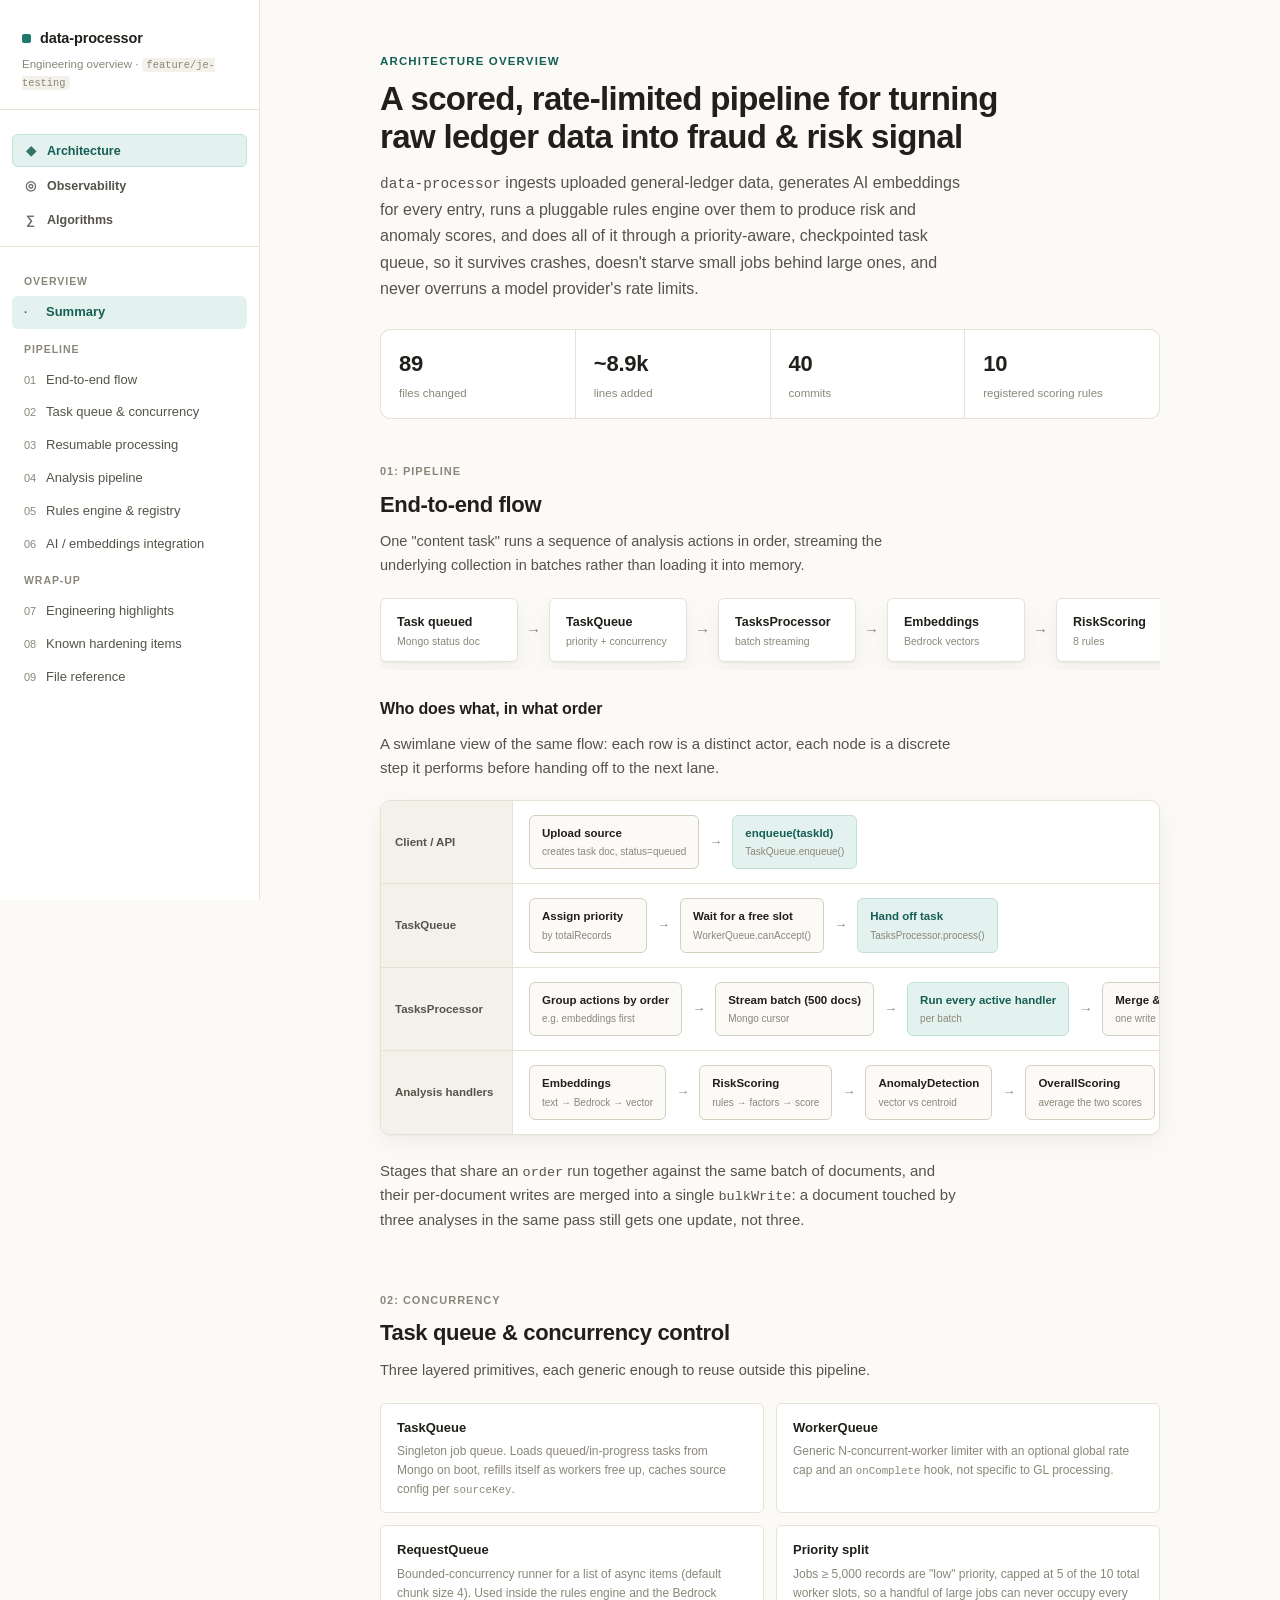
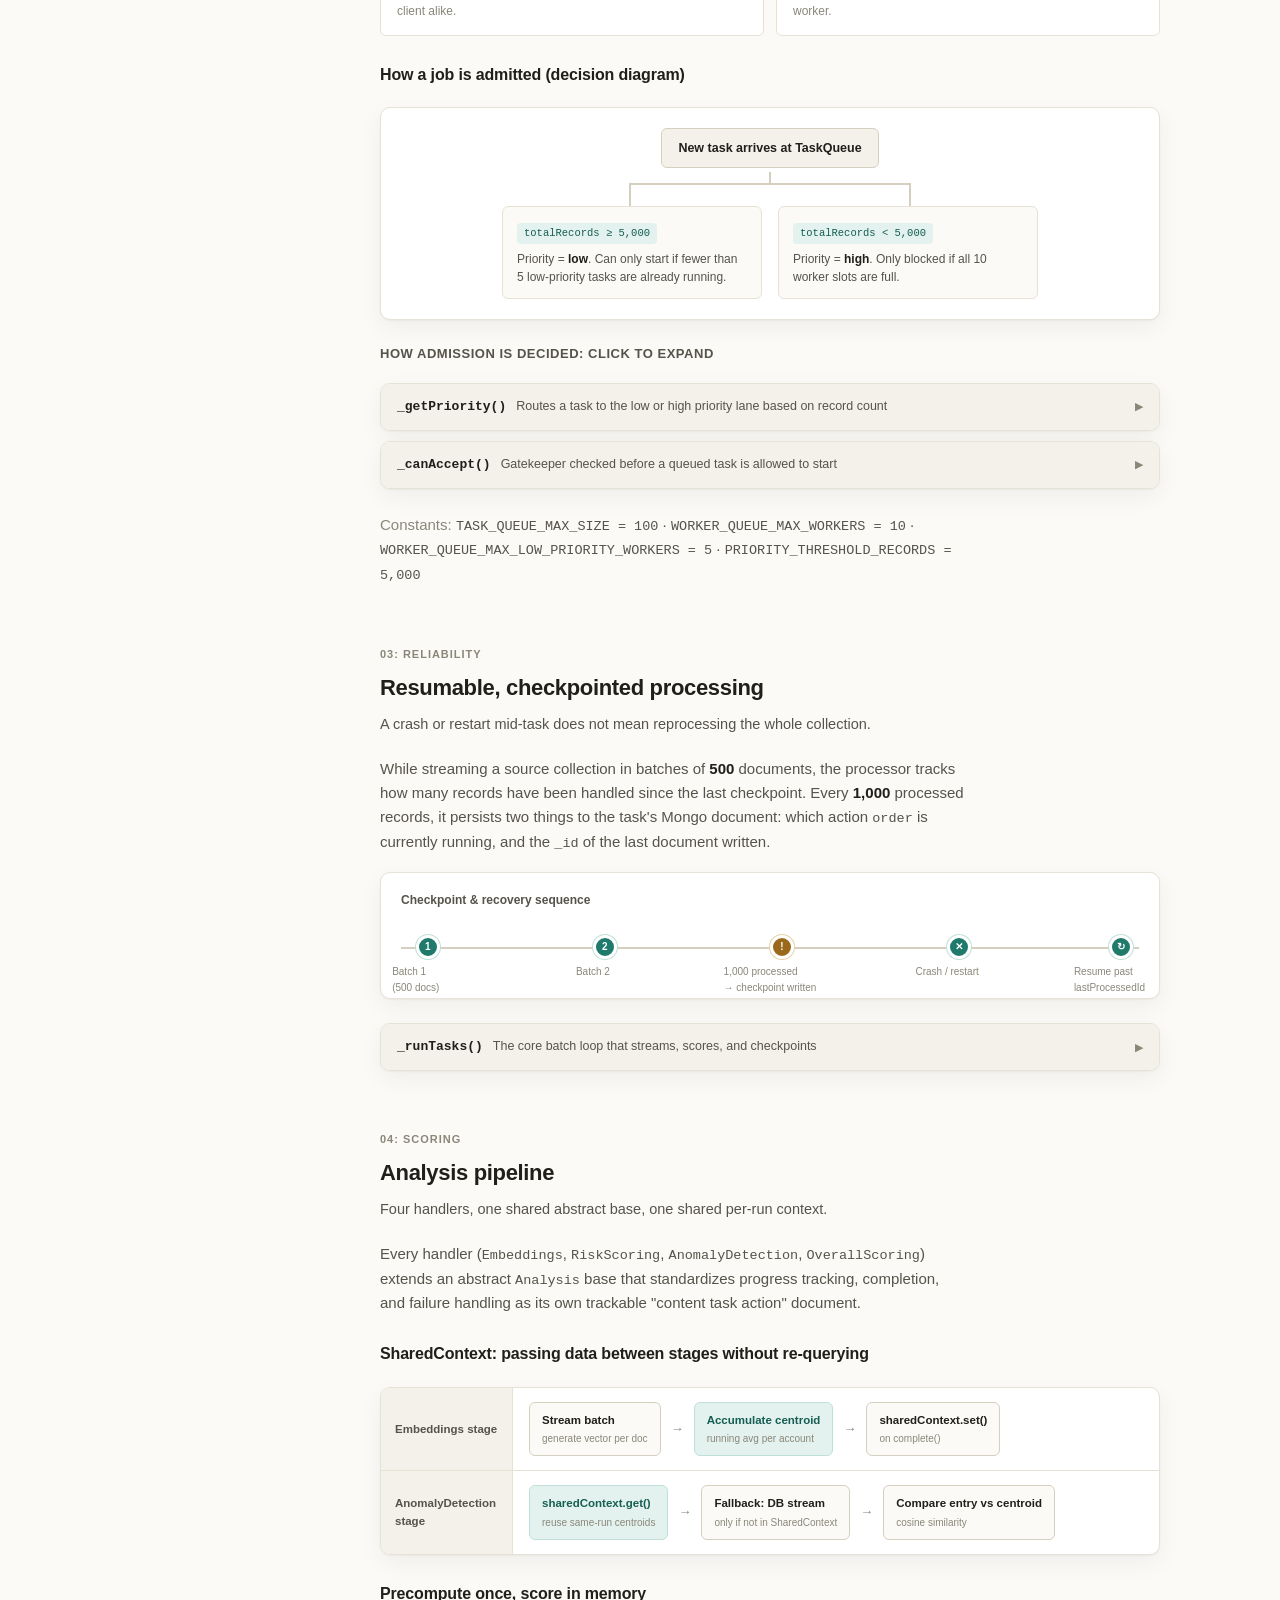
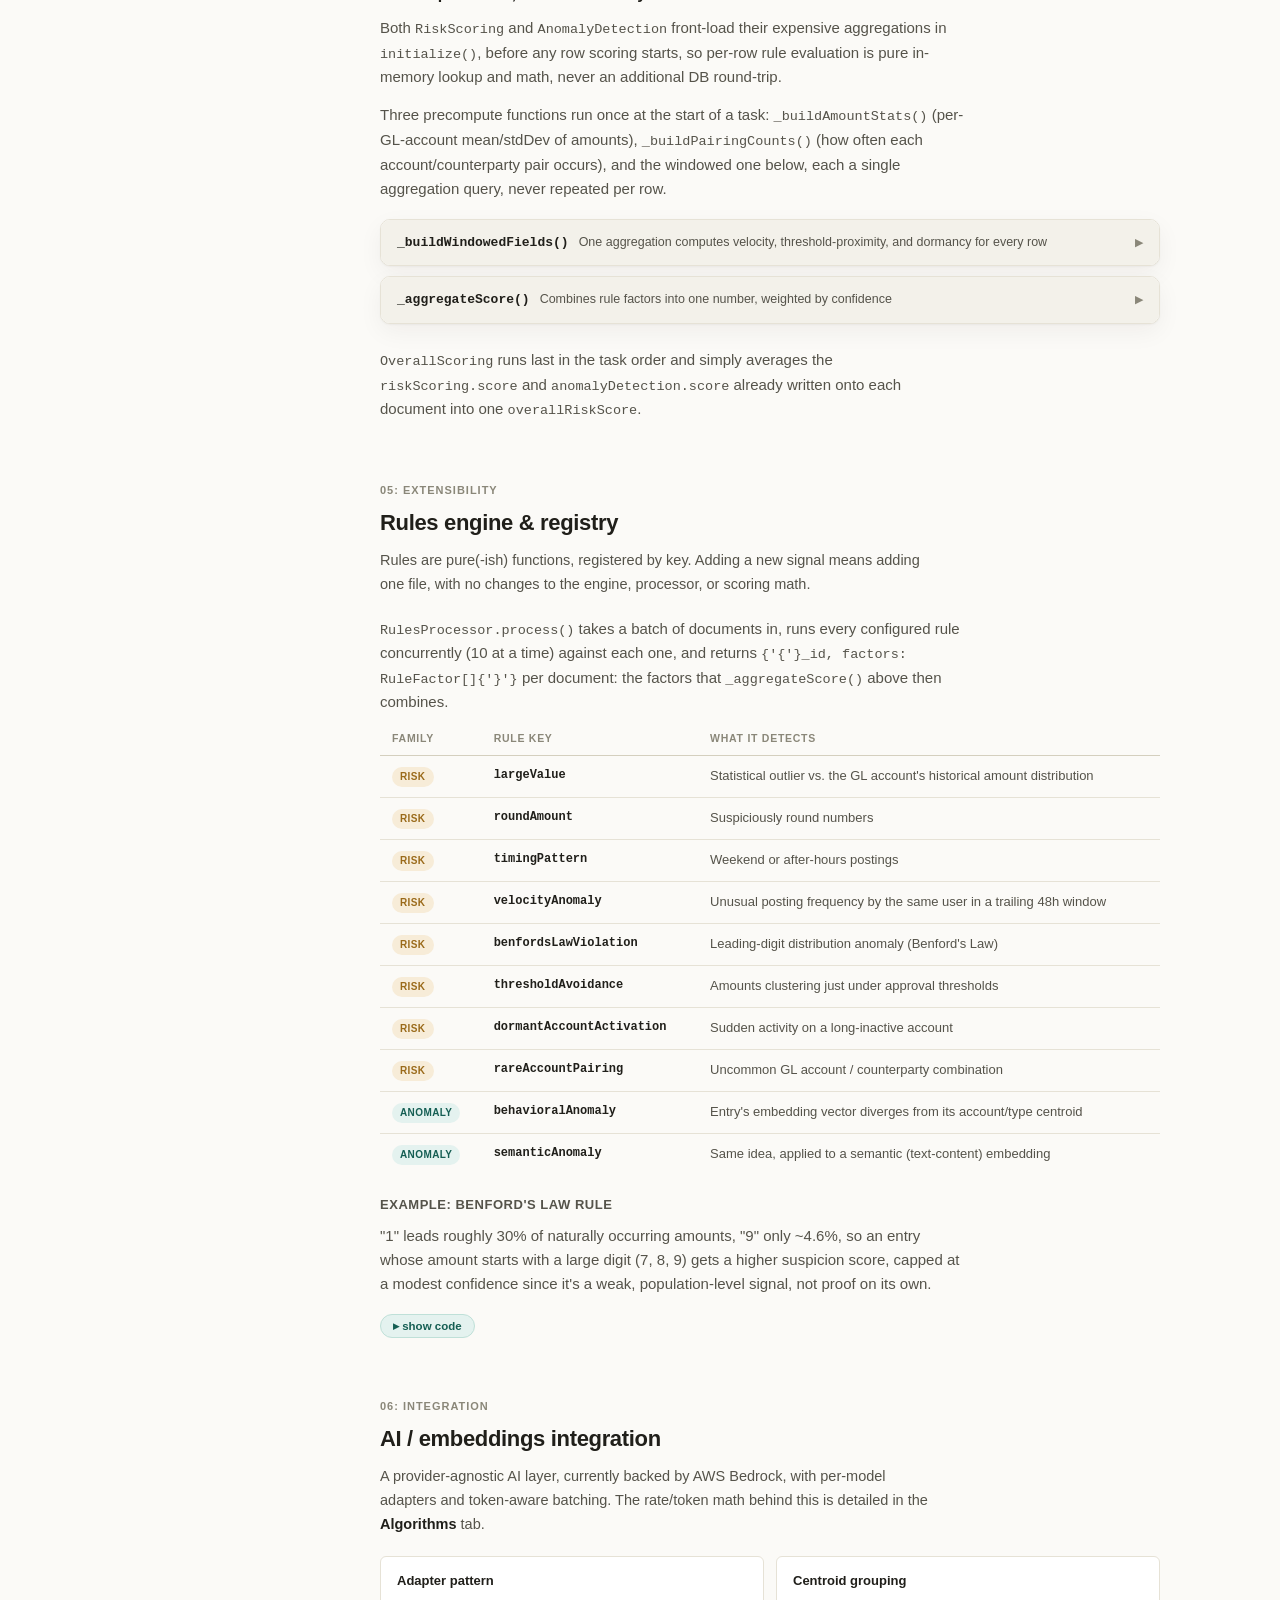
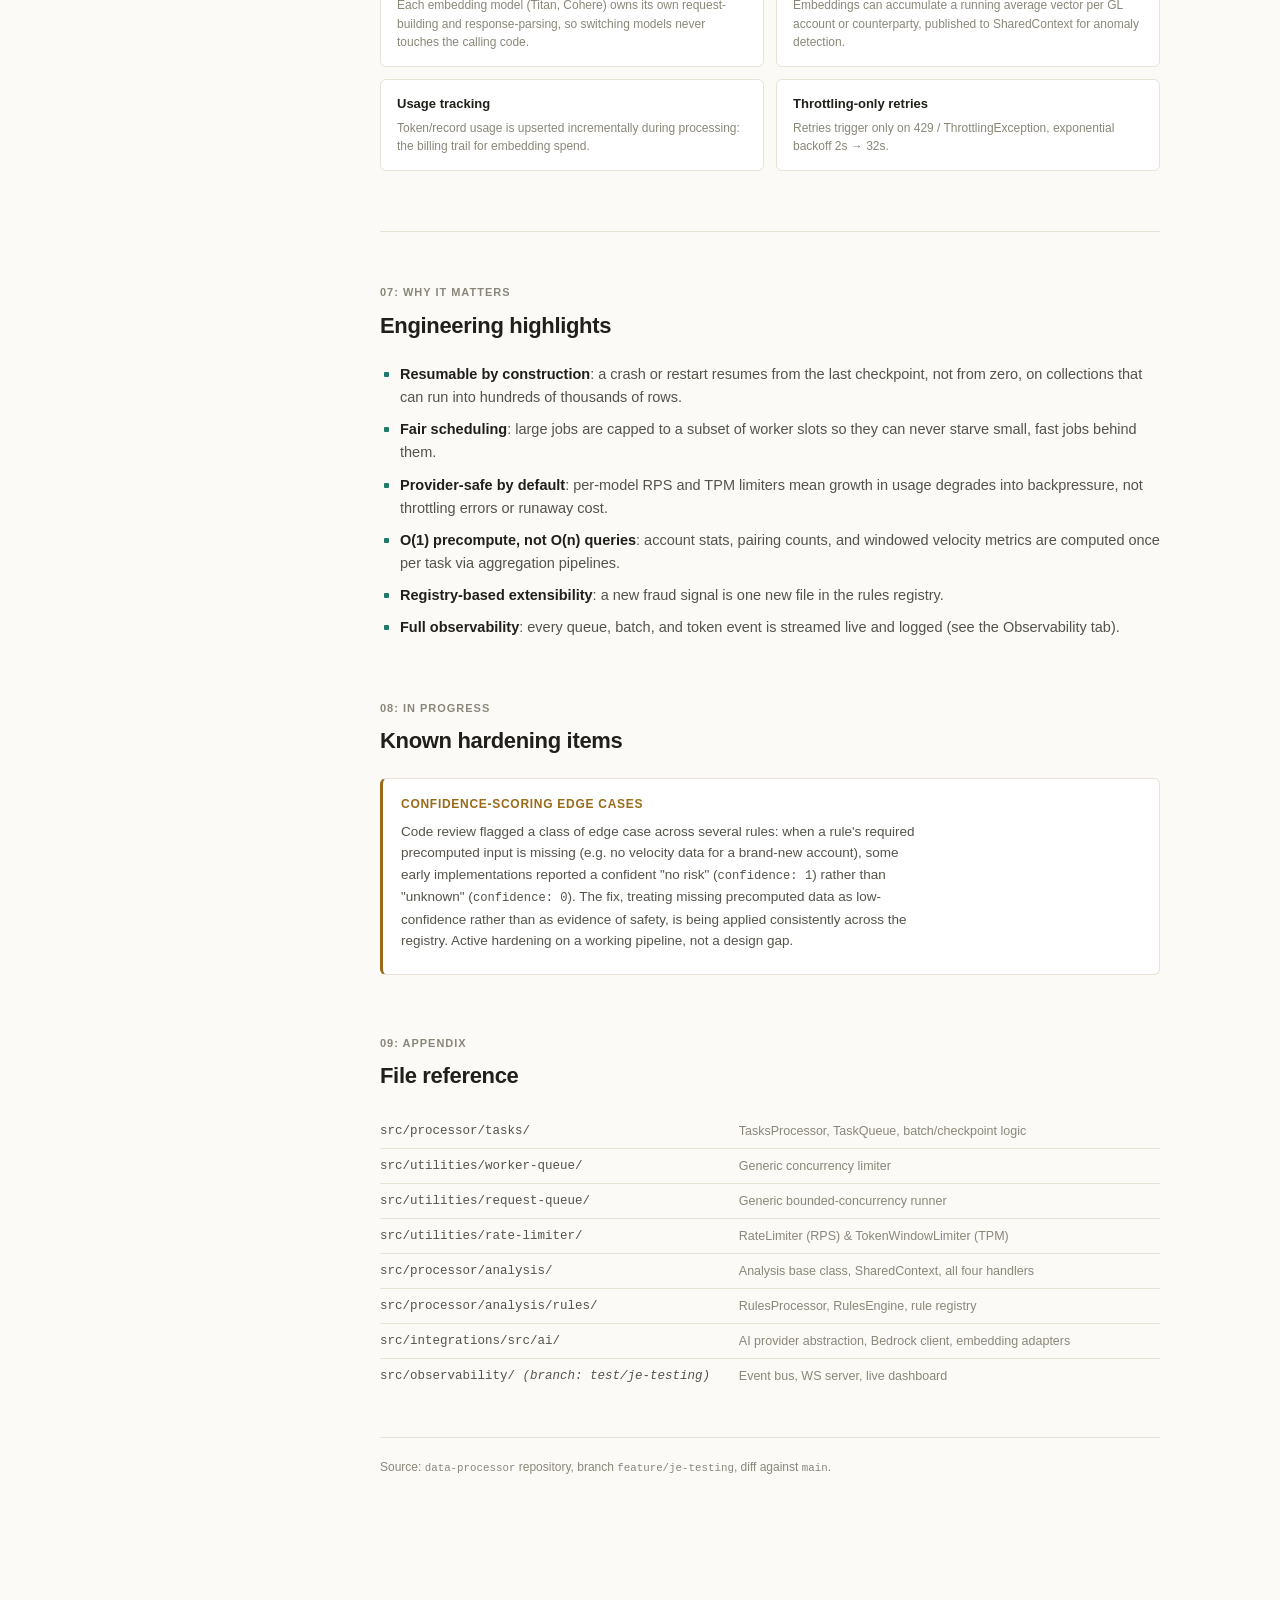
<file: pages/data/data-processor/index.html>
<!DOCTYPE html>
<html lang="en">
<head>
<meta charset="UTF-8">
<meta name="viewport" content="width=device-width, initial-scale=1.0">
<title>data-processor: Architecture Overview</title>
<style>

/* ============================= RESET ============================= */
*, *::before, *::after { box-sizing: border-box; margin: 0; padding: 0; }
html { scroll-behavior: smooth; }
@media (prefers-reduced-motion: reduce) {
  html { scroll-behavior: auto; }
  * { animation-duration: 0.001ms !important; transition-duration: 0.001ms !important; }
}

/* ============================= TOKENS (light-first) ============================= */
:root {
  --brand: #1f7a6c;
  --brand-strong: #155e53;
  --brand-soft: #e4f2ef;
  --brand-line: #bfe0d8;

  --bg: #fbfaf7;
  --surface: #ffffff;
  --surface-2: #f3f1ea;
  --border: #e6e2d6;
  --border-strong: #d4cfbe;

  --text: #201f1a;
  --text-mid: #55534a;
  --text-muted: #8a8779;

  --code-bg: #14181a;
  --code-text: #d9e3e0;
  --code-border: #262b2d;
  --code-key: #7fc9bd;
  --code-str: #d0a86e;
  --code-com: #7c8886;
  --code-num: #c98a6b;

  --amber: #9a6a1a;
  --amber-bg: #f7ecd8;
  --amber-border: #e6d3a8;
  --red: #a43e3e;
  --red-bg: #fbebeb;
  --red-border: #eec9c9;
  --green: #3f7d3a;
  --green-bg: #eaf3e6;
  --green-border: #cfe4c8;
  --blue: #2f5fa8;
  --blue-bg: #eaf0fb;
  --blue-border: #cddaf2;
  --purple: #6a4c9c;
  --purple-bg: #f1ecf9;
  --purple-border: #ded1ef;

  --sidebar-w: 260px;
  --content-w: 860px;
  --radius: 10px;
  --radius-sm: 6px;
  --shadow: 0 1px 2px rgba(30,25,10,0.04), 0 8px 24px rgba(30,25,10,0.05);
}

@media (prefers-color-scheme: dark) {
  :root {
    --brand: #33a69a; --brand-strong: #5cc4b8; --brand-soft: rgba(51,166,154,0.14); --brand-line: rgba(51,166,154,0.35);
    --bg: #0b0f19; --surface: #111827; --surface-2: #161d2c; --border: #273449; --border-strong: #34435c;
    --text: #f2f4f7; --text-mid: #b7c0cf; --text-muted: #7c8798;
    --code-bg: #0a0e16; --code-text: #d9e3e0; --code-border: #1e2733; --code-key: #6fc7ba; --code-str: #e0b47c; --code-com: #5c6a72; --code-num: #d99b7c;
    --amber: #e0b04a; --amber-bg: #2b2110; --amber-border: #4a3a18;
    --red: #e08080; --red-bg: #2a1616; --red-border: #4a2424;
    --green: #7fce78; --green-bg: #16261a; --green-border: #274a30;
    --blue: #7ea6e0; --blue-bg: #141f30; --blue-border: #253a56;
    --purple: #b6a0e0; --purple-bg: #201a30; --purple-border: #382d4d;
    --shadow: 0 1px 2px rgba(0,0,0,0.3), 0 8px 30px rgba(0,0,0,0.35);
  }
}
:root[data-theme="dark"] {
  --brand: #33a69a; --brand-strong: #5cc4b8; --brand-soft: rgba(51,166,154,0.14); --brand-line: rgba(51,166,154,0.35);
  --bg: #0b0f19; --surface: #111827; --surface-2: #161d2c; --border: #273449; --border-strong: #34435c;
  --text: #f2f4f7; --text-mid: #b7c0cf; --text-muted: #7c8798;
  --code-bg: #0a0e16; --code-text: #d9e3e0; --code-border: #1e2733; --code-key: #6fc7ba; --code-str: #e0b47c; --code-com: #5c6a72; --code-num: #d99b7c;
  --amber: #e0b04a; --amber-bg: #2b2110; --amber-border: #4a3a18;
  --red: #e08080; --red-bg: #2a1616; --red-border: #4a2424;
  --green: #7fce78; --green-bg: #16261a; --green-border: #274a30;
  --blue: #7ea6e0; --blue-bg: #141f30; --blue-border: #253a56;
  --purple: #b6a0e0; --purple-bg: #201a30; --purple-border: #382d4d;
  --shadow: 0 1px 2px rgba(0,0,0,0.3), 0 8px 30px rgba(0,0,0,0.35);
}
:root[data-theme="light"] {
  --brand: #1f7a6c; --brand-strong: #155e53; --brand-soft: #e4f2ef; --brand-line: #bfe0d8;
  --bg: #fbfaf7; --surface: #ffffff; --surface-2: #f3f1ea; --border: #e6e2d6; --border-strong: #d4cfbe;
  --text: #201f1a; --text-mid: #55534a; --text-muted: #8a8779;
  --code-bg: #14181a; --code-text: #d9e3e0; --code-border: #262b2d; --code-key: #7fc9bd; --code-str: #d0a86e; --code-com: #7c8886; --code-num: #c98a6b;
  --amber: #9a6a1a; --amber-bg: #f7ecd8; --amber-border: #e6d3a8;
  --red: #a43e3e; --red-bg: #fbebeb; --red-border: #eec9c9;
  --green: #3f7d3a; --green-bg: #eaf3e6; --green-border: #cfe4c8;
  --blue: #2f5fa8; --blue-bg: #eaf0fb; --blue-border: #cddaf2;
  --purple: #6a4c9c; --purple-bg: #f1ecf9; --purple-border: #ded1ef;
  --shadow: 0 1px 2px rgba(30,25,10,0.04), 0 8px 24px rgba(30,25,10,0.05);
}

/* ============================= BASE ============================= */
body {
  font-family: ui-sans-serif, -apple-system, BlinkMacSystemFont, 'Inter', 'Segoe UI', sans-serif;
  background: var(--bg);
  color: var(--text);
  font-size: 15px;
  line-height: 1.6;
  -webkit-font-smoothing: antialiased;
}
.layout { display: flex; min-height: 100vh; }

/* ── Sidebar ── */
.sidebar {
  width: var(--sidebar-w); flex-shrink: 0; position: sticky; top: 0; height: 100vh;
  overflow-y: auto; background: var(--surface); border-right: 1px solid var(--border);
  padding: 26px 0 40px;
}
.sidebar-brand { padding: 0 22px 18px; border-bottom: 1px solid var(--border); margin-bottom: 14px; }
.sidebar-brand .mark { display: inline-flex; align-items: center; gap: 9px; font-weight: 700; font-size: 14.5px; letter-spacing: -0.01em; }
.sidebar-brand .dot { width: 9px; height: 9px; border-radius: 2px; background: var(--brand); flex-shrink: 0; }
.sidebar-brand .sub { margin-top: 6px; font-size: 11.5px; color: var(--text-muted); line-height: 1.5; }
.sidebar-brand .sub code { background: var(--surface-2); padding: 1px 5px; border-radius: 4px; }

.sidebar-tabs { display: flex; flex-direction: column; gap: 2px; padding: 10px 12px; border-bottom: 1px solid var(--border); margin-bottom: 8px; }
.tab-btn {
  display: flex; align-items: center; gap: 9px; padding: 8px 10px; border-radius: var(--radius-sm);
  font-size: 12.5px; font-weight: 600; color: var(--text-mid); cursor: pointer; border: 1px solid transparent;
  background: transparent; text-align: left; width: 100%;
}
.tab-btn:hover { background: var(--surface-2); }
.tab-btn.active { background: var(--brand-soft); color: var(--brand-strong); border-color: var(--brand-line); }
.tab-btn .ic { width: 15px; text-align: center; flex-shrink: 0; opacity: 0.85; }

.sidebar-nav { padding: 6px 12px; }
.nav-label { font-size: 10.5px; font-weight: 700; text-transform: uppercase; letter-spacing: 0.09em; color: var(--text-muted); padding: 12px 12px 6px; }
.nav-link {
  display: flex; align-items: baseline; gap: 8px; padding: 6px 12px; border-radius: var(--radius-sm);
  font-size: 13px; color: var(--text-mid); text-decoration: none; transition: background 0.12s, color 0.12s;
}
.nav-link:hover { background: var(--surface-2); color: var(--text); }
.nav-link.active { background: var(--brand-soft); color: var(--brand-strong); font-weight: 600; }
.nav-link .n { font-variant-numeric: tabular-nums; color: var(--text-muted); font-size: 11px; min-width: 14px; }
.nav-link.active .n { color: var(--brand-strong); }

/* ── Main content ── */
.main { flex: 1; min-width: 0; display: flex; justify-content: center; }
.content { width: 100%; max-width: var(--content-w); padding: 52px 40px 120px; }
.tab-panel { display: none; }
.tab-panel.active { display: block; }

/* ── Header ── */
.doc-eyebrow { font-size: 11.5px; font-weight: 700; text-transform: uppercase; letter-spacing: 0.1em; color: var(--brand-strong); margin-bottom: 10px; }
.doc-title { font-size: 33px; font-weight: 700; letter-spacing: -0.02em; line-height: 1.15; text-wrap: balance; margin-bottom: 14px; }
.doc-dek { font-size: 16px; color: var(--text-mid); max-width: 66ch; line-height: 1.65; margin-bottom: 26px; }

.stat-row { display: grid; grid-template-columns: repeat(4, 1fr); gap: 1px; background: var(--border); border: 1px solid var(--border); border-radius: var(--radius); overflow: hidden; margin-bottom: 44px; }
.stat { background: var(--surface); padding: 16px 18px; }
.stat .v { font-size: 22px; font-weight: 700; font-variant-numeric: tabular-nums; letter-spacing: -0.01em; }
.stat .l { font-size: 11.5px; color: var(--text-muted); margin-top: 3px; }

/* ── Sections ── */
section.block { margin-bottom: 60px; scroll-margin-top: 32px; }
.block-head { margin-bottom: 20px; }
.block-eyebrow { font-size: 11px; font-weight: 700; text-transform: uppercase; letter-spacing: 0.09em; color: var(--text-muted); margin-bottom: 6px; }
h2.block-title { font-size: 22px; font-weight: 700; letter-spacing: -0.015em; text-wrap: balance; }
.block-dek { font-size: 14.5px; color: var(--text-mid); margin-top: 8px; max-width: 68ch; line-height: 1.65; }

p { color: var(--text-mid); margin-bottom: 14px; max-width: 70ch; }
p:last-child { margin-bottom: 0; }
strong { color: var(--text); font-weight: 600; }
code { font-family: ui-monospace, 'SF Mono', Menlo, monospace; font-size: 0.9em; }

h3.sub-title { font-size: 16px; font-weight: 700; margin: 26px 0 10px; letter-spacing: -0.01em; }
h4.sub-sub { font-size: 13px; font-weight: 700; margin: 18px 0 8px; color: var(--text-mid); text-transform: uppercase; letter-spacing: 0.04em; }

ul.plain, ol.plain { margin: 12px 0 16px 0; padding-left: 0; list-style: none; }
ul.plain li, ol.plain li { position: relative; padding-left: 20px; margin-bottom: 9px; color: var(--text-mid); font-size: 14.5px; line-height: 1.6; }
ul.plain li::before { content: ''; position: absolute; left: 4px; top: 9px; width: 5px; height: 5px; border-radius: 1px; background: var(--brand); }
ul.plain li strong { color: var(--text); }
ol.plain { counter-reset: step; }
ol.plain li { padding-left: 26px; }
ol.plain li::before { content: counter(step); counter-increment: step; font-family: ui-monospace, monospace; font-size: 11px; font-weight: 700; color: var(--brand-strong); background: var(--brand-soft); width: 16px; height: 16px; border-radius: 4px; display: flex; align-items: center; justify-content: center; top: 1px; left: 0; }

/* ── Code panels ── */
.code-panel { background: var(--code-bg); border: 1px solid var(--code-border); border-radius: var(--radius); overflow: hidden; margin: 16px 0 20px; box-shadow: var(--shadow); }
.code-panel .file-tab { display: flex; align-items: center; justify-content: space-between; padding: 9px 16px; border-bottom: 1px solid var(--code-border); background: rgba(255,255,255,0.02); }
.code-panel .file-tab .path { font-family: ui-monospace, 'SF Mono', Menlo, monospace; font-size: 11.5px; color: var(--code-com); }
.code-panel .file-tab .path b { color: var(--brand-strong); font-weight: 600; }
.code-panel pre { margin: 0; padding: 16px 18px; overflow-x: auto; font-family: ui-monospace, 'SF Mono', Menlo, monospace; font-size: 12.5px; line-height: 1.65; color: var(--code-text); }
.code-panel code { white-space: pre; font-size: 1em; }
.tok-kw { color: var(--code-key); } .tok-str { color: var(--code-str); } .tok-com { color: var(--code-com); font-style: italic; } .tok-num { color: var(--code-num); } .tok-fn { color: var(--brand-strong); }

/* ============================= DIAGRAMS ============================= */

/* Pipeline chain (horizontal stage cards) */
.pipeline { display: flex; align-items: stretch; gap: 0; margin: 20px 0 24px; overflow-x: auto; padding-bottom: 8px; }
.pipeline .stage { flex-shrink: 0; background: var(--surface); border: 1px solid var(--border); border-radius: var(--radius-sm); padding: 13px 16px; min-width: 138px; box-shadow: var(--shadow); }
.pipeline .stage .t { font-size: 12.5px; font-weight: 700; }
.pipeline .stage .d { font-size: 10.5px; color: var(--text-muted); margin-top: 2px; line-height: 1.4; }
.pipeline .arrow { flex-shrink: 0; display: flex; align-items: center; padding: 0 8px; color: var(--text-muted); }

/* Swimlane diagram: actors as rows, steps as connected nodes */
.swimlane { border: 1px solid var(--border); border-radius: var(--radius); background: var(--surface); box-shadow: var(--shadow); overflow: hidden; margin: 20px 0 24px; }
.lane { display: flex; border-bottom: 1px solid var(--border); }
.lane:last-child { border-bottom: none; }
.lane-label { flex-shrink: 0; width: 132px; padding: 14px 14px; background: var(--surface-2); border-right: 1px solid var(--border); font-size: 11.5px; font-weight: 700; color: var(--text-mid); display: flex; align-items: center; }
.lane-track { flex: 1; display: flex; align-items: center; gap: 10px; padding: 14px 16px; overflow-x: auto; }
.lnode { flex-shrink: 0; display: flex; flex-direction: column; gap: 2px; padding: 8px 12px; border-radius: var(--radius-sm); border: 1px solid var(--border-strong); background: var(--bg); min-width: 118px; }
.lnode .t { font-size: 11.5px; font-weight: 700; }
.lnode .d { font-size: 10px; color: var(--text-muted); }
.lnode.accent { background: var(--brand-soft); border-color: var(--brand-line); }
.lnode.accent .t { color: var(--brand-strong); }
.lconn { flex-shrink: 0; color: var(--text-muted); font-size: 13px; }

/* Decision / branch diagram */
.branch-diagram { border: 1px solid var(--border); border-radius: var(--radius); background: var(--surface); box-shadow: var(--shadow); padding: 20px; margin: 20px 0 24px; }
.branch-root { display: flex; justify-content: center; margin-bottom: 4px; }
.branch-root .node { background: var(--surface-2); border: 1px solid var(--border-strong); border-radius: var(--radius-sm); padding: 9px 16px; font-size: 12.5px; font-weight: 700; }
.branch-lines { display: flex; justify-content: center; }
.branch-lines svg { display: block; }
.branch-row { display: flex; justify-content: center; gap: 16px; flex-wrap: wrap; }
.branch-card { flex: 1; min-width: 180px; max-width: 260px; border: 1px solid var(--border); border-radius: var(--radius-sm); padding: 12px 14px; background: var(--bg); }
.branch-card .cond { font-family: ui-monospace, monospace; font-size: 10.5px; color: var(--brand-strong); background: var(--brand-soft); display: inline-block; padding: 2px 7px; border-radius: 4px; margin-bottom: 6px; }
.branch-card .res { font-size: 12px; color: var(--text-mid); line-height: 1.5; }

/* Function cards, collapsed by default: click to reveal detail and code */
.fn-grid { display: grid; grid-template-columns: 1fr; gap: 10px; margin: 18px 0 24px; }
.fn-card { border: 1px solid var(--border); border-radius: var(--radius); background: var(--surface); box-shadow: var(--shadow); overflow: hidden; }
.fn-card-head {
  display: flex; align-items: center; justify-content: space-between; gap: 12px;
  padding: 12px 16px; background: var(--surface-2); cursor: pointer; user-select: none;
  border: none; width: 100%; text-align: left; font: inherit; color: inherit;
}
.fn-card-head:hover { background: var(--border); }
.fn-card.open .fn-card-head { border-bottom: 1px solid var(--border); }
.fn-head-left { display: flex; align-items: baseline; gap: 10px; min-width: 0; flex-wrap: wrap; }
.fn-name { font-family: ui-monospace, 'SF Mono', Menlo, monospace; font-size: 13px; font-weight: 700; color: var(--text); }
.fn-file { font-size: 10.5px; color: var(--text-muted); font-family: ui-monospace, monospace; }
.fn-oneline { font-size: 12.5px; color: var(--text-mid); font-weight: 400; }
.fn-chev { flex-shrink: 0; font-size: 11px; color: var(--text-muted); transition: transform 0.15s; }
.fn-card.open .fn-chev { transform: rotate(90deg); }
.fn-body { padding: 14px 16px; display: none; }
.fn-card.open .fn-body { display: block; }
.fn-what { font-size: 13.5px; color: var(--text-mid); margin-bottom: 12px; line-height: 1.6; }
.fn-io { display: grid; grid-template-columns: 1fr 1fr; gap: 10px; margin-bottom: 4px; }
.fn-io .box { border: 1px solid var(--border); border-radius: var(--radius-sm); padding: 9px 11px; background: var(--bg); }
.fn-io .box.in { border-left: 3px solid var(--blue); }
.fn-io .box.out { border-left: 3px solid var(--green); }
.fn-io .lbl { font-size: 9.5px; font-weight: 700; text-transform: uppercase; letter-spacing: 0.06em; color: var(--text-muted); margin-bottom: 4px; }
.fn-io .val { font-size: 12px; color: var(--text-mid); font-family: ui-monospace, monospace; line-height: 1.5; }
.fn-code-toggle, .code-toggle-btn { margin-top: 4px; font-size: 11.5px; font-weight: 600; color: var(--brand-strong); background: var(--brand-soft); border: 1px solid var(--brand-line); border-radius: 20px; padding: 4px 12px; cursor: pointer; display: inline-flex; align-items: center; gap: 6px; }
.fn-code-toggle:hover, .code-toggle-btn:hover { background: var(--brand-line); }
.fn-code-body { display: none; margin-top: 10px; }
.fn-card.code-open .fn-code-body { display: block; }
.fn-card.code-open .fn-code-toggle .cta-show { display: none; }
.fn-card:not(.code-open) .fn-code-toggle .cta-hide { display: none; }
/* Standalone collapsible code (outside fn-card) */
.code-collapse { margin: 14px 0 20px; }
.code-collapse .code-panel { display: none; margin: 10px 0 0; }
.code-collapse.open .code-panel { display: block; }
.code-collapse.open .code-toggle-btn .cta-show { display: none; }
.code-collapse:not(.open) .code-toggle-btn .cta-hide { display: none; }

/* Timeline / sequence for observability & rate limiter windows */
.timeline { border: 1px solid var(--border); border-radius: var(--radius); background: var(--surface); box-shadow: var(--shadow); padding: 18px 20px; margin: 18px 0 24px; }
.timeline-track { position: relative; height: 54px; margin: 10px 0 6px; }
.timeline-base { position: absolute; left: 0; right: 0; top: 27px; height: 2px; background: var(--border-strong); }
.timeline-pt { position: absolute; top: 15px; width: 24px; height: 24px; border-radius: 50%; background: var(--brand); border: 3px solid var(--surface); box-shadow: 0 0 0 1px var(--brand-line); display: flex; align-items: center; justify-content: center; font-size: 10px; font-weight: 700; color: #fff; }
.timeline-pt.wait { background: var(--amber); box-shadow: 0 0 0 1px var(--amber-border); }
.timeline-lbl { position: absolute; top: 44px; font-size: 10px; color: var(--text-muted); white-space: nowrap; transform: translateX(-50%); }
.timeline-window { position: absolute; top: 8px; height: 38px; background: var(--brand-soft); border: 1px dashed var(--brand-line); border-radius: 6px; }

/* Cards / grids */
.card-grid { display: grid; grid-template-columns: repeat(2, 1fr); gap: 12px; margin: 18px 0 20px; }
.mini-card { background: var(--surface); border: 1px solid var(--border); border-radius: var(--radius-sm); padding: 14px 16px; }
.mini-card .t { font-size: 13px; font-weight: 700; margin-bottom: 4px; }
.mini-card .d { font-size: 12px; color: var(--text-muted); line-height: 1.55; }

.rule-table, .ref-table, .event-table { width: 100%; border-collapse: collapse; margin: 16px 0 20px; font-size: 13px; }
.rule-table th, .event-table th { text-align: left; font-size: 10.5px; font-weight: 700; text-transform: uppercase; letter-spacing: 0.07em; color: var(--text-muted); padding: 0 12px 8px; border-bottom: 1px solid var(--border-strong); }
.rule-table td, .event-table td { padding: 10px 12px; border-bottom: 1px solid var(--border); color: var(--text-mid); vertical-align: top; }
.rule-table tr:last-child td, .event-table tr:last-child td { border-bottom: none; }
.rule-table td.key, .event-table td.key { font-family: ui-monospace, 'SF Mono', Menlo, monospace; font-size: 12px; color: var(--text); font-weight: 600; white-space: nowrap; }
.rule-table .fam-badge { display: inline-block; font-size: 10px; font-weight: 700; padding: 2px 8px; border-radius: 20px; text-transform: uppercase; letter-spacing: 0.04em; }
.fam-risk { background: var(--amber-bg); color: var(--amber); }
.fam-anomaly { background: var(--brand-soft); color: var(--brand-strong); }

.ref-table td { padding: 7px 0; border-bottom: 1px solid var(--border); color: var(--text-muted); font-size: 12.5px; }
.ref-table td:first-child { font-family: ui-monospace, 'SF Mono', Menlo, monospace; color: var(--text-mid); width: 46%; white-space: nowrap; }
.ref-table tr:last-child td { border-bottom: none; }

/* Callouts */
.callout { border: 1px solid var(--border); border-left: 3px solid var(--brand); background: var(--surface); border-radius: var(--radius-sm); padding: 16px 18px; margin: 18px 0; }
.callout.warn { border-left-color: var(--amber); }
.callout.info { border-left-color: var(--blue); }
.callout .cal-t { font-size: 12px; font-weight: 700; text-transform: uppercase; letter-spacing: 0.06em; margin-bottom: 6px; }
.callout.warn .cal-t { color: var(--amber); }
.callout.info .cal-t { color: var(--blue); }
.callout:not(.warn):not(.info) .cal-t { color: var(--brand-strong); }
.callout p { font-size: 13.5px; margin-bottom: 6px; }

/* Observability dashboard mock */
.dash-mock { border: 1px solid var(--border); border-radius: var(--radius); overflow: hidden; box-shadow: var(--shadow); margin: 18px 0 24px; background: var(--surface); }
.dash-mock .dm-header { display: flex; align-items: center; gap: 14px; padding: 10px 16px; border-bottom: 1px solid var(--border); background: var(--surface-2); flex-wrap: wrap; }
.dash-mock .dm-brand { display: flex; align-items: center; gap: 7px; font-size: 12px; font-weight: 700; }
.dash-mock .dm-dot { width: 7px; height: 7px; border-radius: 50%; background: var(--green); }
.dash-mock .dm-pill { display: flex; align-items: center; gap: 5px; background: var(--bg); border: 1px solid var(--border); border-radius: 5px; padding: 3px 9px; font-size: 11px; }
.dash-mock .dm-pill .pl { color: var(--text-muted); }
.dash-mock .dm-pill .pv { font-family: ui-monospace, monospace; font-weight: 700; font-variant-numeric: tabular-nums; color: var(--brand-strong); }
.dash-mock .dm-tabs { display: flex; gap: 2px; padding: 0 16px; border-bottom: 1px solid var(--border); background: var(--surface); }
.dash-mock .dm-tab { padding: 9px 14px; font-size: 12px; font-weight: 600; color: var(--text-muted); border-bottom: 2px solid transparent; }
.dash-mock .dm-tab.on { color: var(--brand-strong); border-bottom-color: var(--brand); }
.dash-mock .dm-body { padding: 16px; display: grid; grid-template-columns: 1fr 1fr; gap: 12px; }
.dash-mock .dm-card { border: 1px solid var(--border); border-radius: var(--radius-sm); padding: 12px 14px; background: var(--bg); }
.dash-mock .dm-card .ct { font-size: 10.5px; font-weight: 700; text-transform: uppercase; letter-spacing: 0.05em; color: var(--text-muted); margin-bottom: 8px; }
.dash-mock .dm-row { display: flex; justify-content: space-between; font-size: 12px; padding: 4px 0; border-bottom: 1px dashed var(--border); }
.dash-mock .dm-row:last-child { border-bottom: none; }
.dash-mock .dm-row .k { color: var(--text-muted); }
.dash-mock .dm-row .v { font-family: ui-monospace, monospace; font-weight: 600; color: var(--text); }
.dash-mock .dm-log { grid-column: 1 / -1; border: 1px solid var(--border); border-radius: var(--radius-sm); background: var(--code-bg); padding: 10px 12px; font-family: ui-monospace, monospace; font-size: 11px; color: var(--code-text); line-height: 1.8; max-height: 140px; overflow-y: auto; }
.dash-mock .dm-log .tag { color: var(--code-key); }
.dash-mock .dm-log .tm { color: var(--code-com); }

.divider { height: 1px; background: var(--border); margin: 52px 0; border: none; }
.footer-note { margin-top: 44px; padding-top: 20px; border-top: 1px solid var(--border); font-size: 12px; color: var(--text-muted); }

/* ── Responsive ── */
@media (max-width: 880px) {
  .sidebar { display: none; }
  .content { padding: 32px 20px 80px; }
  .stat-row, .card-grid, .fn-io, .dash-mock .dm-body { grid-template-columns: 1fr; }
  .lane { flex-direction: column; }
  .lane-label { width: auto; border-right: none; border-bottom: 1px solid var(--border); }
}
@media (max-width: 520px) {
  .stat-row, .card-grid { grid-template-columns: 1fr; }
  .doc-title { font-size: 25px; }
}

</style>
</head>
<body>

<div class="layout">

  <!-- ============================= SIDEBAR ============================= -->
  <nav class="sidebar" aria-label="Section navigation">
    <div class="sidebar-brand">
      <div class="mark"><span class="dot"></span>data-processor</div>
      <div class="sub">Engineering overview · <code>feature/je-testing</code></div>
    </div>

    <div class="sidebar-tabs">
      <button class="tab-btn active" data-tab="arch"><span class="ic">◆</span>Architecture</button>
      <button class="tab-btn" data-tab="observability"><span class="ic">◎</span>Observability</button>
      <button class="tab-btn" data-tab="algorithms"><span class="ic">∑</span>Algorithms</button>
    </div>

    <div class="sidebar-nav" data-nav-for="arch">
      <div class="nav-label">Overview</div>
      <a class="nav-link active" href="#overview"><span class="n">·</span>Summary</a>
      <div class="nav-label">Pipeline</div>
      <a class="nav-link" href="#flow"><span class="n">01</span>End-to-end flow</a>
      <a class="nav-link" href="#queue"><span class="n">02</span>Task queue &amp; concurrency</a>
      <a class="nav-link" href="#resume"><span class="n">03</span>Resumable processing</a>
      <a class="nav-link" href="#analysis"><span class="n">04</span>Analysis pipeline</a>
      <a class="nav-link" href="#rules"><span class="n">05</span>Rules engine &amp; registry</a>
      <a class="nav-link" href="#ai"><span class="n">06</span>AI / embeddings integration</a>
      <div class="nav-label">Wrap-up</div>
      <a class="nav-link" href="#highlights"><span class="n">07</span>Engineering highlights</a>
      <a class="nav-link" href="#hardening"><span class="n">08</span>Known hardening items</a>
      <a class="nav-link" href="#reference"><span class="n">09</span>File reference</a>
    </div>

    <div class="sidebar-nav" data-nav-for="observability" style="display:none">
      <div class="nav-label">Live system view</div>
      <a class="nav-link" href="#obs-overview"><span class="n">·</span>How to access it</a>
      <a class="nav-link" href="#obs-events"><span class="n">01</span>Event model</a>
      <a class="nav-link" href="#obs-dashboard"><span class="n">02</span>Dashboard layout</a>
      <a class="nav-link" href="#obs-pipeline"><span class="n">03</span>Data path: emit → dashboard</a>
      <a class="nav-link" href="#obs-persist"><span class="n">04</span>Replay buffer &amp; NDJSON log</a>
    </div>

    <div class="sidebar-nav" data-nav-for="algorithms" style="display:none">
      <div class="nav-label">Rate control math</div>
      <a class="nav-link" href="#alg-overview"><span class="n">·</span>Why two limiters</a>
      <a class="nav-link" href="#alg-rps"><span class="n">01</span>RateLimiter (RPS window)</a>
      <a class="nav-link" href="#alg-tpm"><span class="n">02</span>TokenWindowLimiter (TPM window)</a>
      <a class="nav-link" href="#alg-estimate"><span class="n">03</span>Token estimation</a>
      <a class="nav-link" href="#alg-batching"><span class="n">04</span>Token-aware batching</a>
      <a class="nav-link" href="#alg-retry"><span class="n">05</span>Retry &amp; backoff</a>
    </div>
  </nav>

  <!-- ============================= MAIN ============================= -->
  <main class="main">
    <div class="content">

      <!-- ================================================================= -->
      <!-- TAB 1: ARCHITECTURE                                                -->
      <!-- ================================================================= -->
      <div class="tab-panel active" id="panel-arch">

        <header id="overview">
          <div class="doc-eyebrow">Architecture overview</div>
          <h1 class="doc-title">A scored, rate-limited pipeline for turning raw ledger data into fraud &amp; risk signal</h1>
          <p class="doc-dek">
            <code>data-processor</code> ingests uploaded general-ledger data, generates AI embeddings for every
            entry, runs a pluggable rules engine over them to produce risk and anomaly scores, and does all of
            it through a priority-aware, checkpointed task queue, so it survives crashes, doesn't starve small
            jobs behind large ones, and never overruns a model provider's rate limits.
          </p>
          <div class="stat-row">
            <div class="stat"><div class="v">89</div><div class="l">files changed</div></div>
            <div class="stat"><div class="v">~8.9k</div><div class="l">lines added</div></div>
            <div class="stat"><div class="v">40</div><div class="l">commits</div></div>
            <div class="stat"><div class="v">10</div><div class="l">registered scoring rules</div></div>
          </div>
        </header>

        <!-- 01 FLOW -->
        <section class="block" id="flow">
          <div class="block-head">
            <div class="block-eyebrow">01: Pipeline</div>
            <h2 class="block-title">End-to-end flow</h2>
            <p class="block-dek">One "content task" runs a sequence of analysis actions in order, streaming the
              underlying collection in batches rather than loading it into memory.</p>
          </div>

          <div class="pipeline">
            <div class="stage"><div class="t">Task queued</div><div class="d">Mongo status doc</div></div>
            <div class="arrow">→</div>
            <div class="stage"><div class="t">TaskQueue</div><div class="d">priority + concurrency</div></div>
            <div class="arrow">→</div>
            <div class="stage"><div class="t">TasksProcessor</div><div class="d">batch streaming</div></div>
            <div class="arrow">→</div>
            <div class="stage"><div class="t">Embeddings</div><div class="d">Bedrock vectors</div></div>
            <div class="arrow">→</div>
            <div class="stage"><div class="t">RiskScoring</div><div class="d">8 rules</div></div>
            <div class="arrow">→</div>
            <div class="stage"><div class="t">AnomalyDetection</div><div class="d">2 rules</div></div>
            <div class="arrow">→</div>
            <div class="stage"><div class="t">OverallScoring</div><div class="d">combined score</div></div>
          </div>

          <h3 class="sub-title">Who does what, in what order</h3>
          <p>A swimlane view of the same flow: each row is a distinct actor, each node is a discrete step it
            performs before handing off to the next lane.</p>

          <div class="swimlane">
            <div class="lane">
              <div class="lane-label">Client / API</div>
              <div class="lane-track">
                <div class="lnode"><div class="t">Upload source</div><div class="d">creates task doc, status=queued</div></div>
                <div class="lconn">→</div>
                <div class="lnode accent"><div class="t">enqueue(taskId)</div><div class="d">TaskQueue.enqueue()</div></div>
              </div>
            </div>
            <div class="lane">
              <div class="lane-label">TaskQueue</div>
              <div class="lane-track">
                <div class="lnode"><div class="t">Assign priority</div><div class="d">by totalRecords</div></div>
                <div class="lconn">→</div>
                <div class="lnode"><div class="t">Wait for a free slot</div><div class="d">WorkerQueue.canAccept()</div></div>
                <div class="lconn">→</div>
                <div class="lnode accent"><div class="t">Hand off task</div><div class="d">TasksProcessor.process()</div></div>
              </div>
            </div>
            <div class="lane">
              <div class="lane-label">TasksProcessor</div>
              <div class="lane-track">
                <div class="lnode"><div class="t">Group actions by order</div><div class="d">e.g. embeddings first</div></div>
                <div class="lconn">→</div>
                <div class="lnode"><div class="t">Stream batch (500 docs)</div><div class="d">Mongo cursor</div></div>
                <div class="lconn">→</div>
                <div class="lnode accent"><div class="t">Run every active handler</div><div class="d">per batch</div></div>
                <div class="lconn">→</div>
                <div class="lnode"><div class="t">Merge &amp; bulkWrite</div><div class="d">one write per doc</div></div>
              </div>
            </div>
            <div class="lane">
              <div class="lane-label">Analysis handlers</div>
              <div class="lane-track">
                <div class="lnode"><div class="t">Embeddings</div><div class="d">text → Bedrock → vector</div></div>
                <div class="lconn">→</div>
                <div class="lnode"><div class="t">RiskScoring</div><div class="d">rules → factors → score</div></div>
                <div class="lconn">→</div>
                <div class="lnode"><div class="t">AnomalyDetection</div><div class="d">vector vs centroid</div></div>
                <div class="lconn">→</div>
                <div class="lnode"><div class="t">OverallScoring</div><div class="d">average the two scores</div></div>
              </div>
            </div>
          </div>

          <p>Stages that share an <code>order</code> run together against the same batch of documents, and their
            per-document writes are merged into a single <code>bulkWrite</code>: a document touched by three
            analyses in the same pass still gets one update, not three.</p>
        </section>

        <!-- 02 QUEUE -->
        <section class="block" id="queue">
          <div class="block-head">
            <div class="block-eyebrow">02: Concurrency</div>
            <h2 class="block-title">Task queue &amp; concurrency control</h2>
            <p class="block-dek">Three layered primitives, each generic enough to reuse outside this pipeline.</p>
          </div>

          <div class="card-grid">
            <div class="mini-card"><div class="t">TaskQueue</div><div class="d">Singleton job queue. Loads queued/in-progress tasks from Mongo on boot, refills itself as workers free up, caches source config per <code>sourceKey</code>.</div></div>
            <div class="mini-card"><div class="t">WorkerQueue</div><div class="d">Generic N-concurrent-worker limiter with an optional global rate cap and an <code>onComplete</code> hook, not specific to GL processing.</div></div>
            <div class="mini-card"><div class="t">RequestQueue</div><div class="d">Bounded-concurrency runner for a list of async items (default chunk size 4). Used inside the rules engine and the Bedrock client alike.</div></div>
            <div class="mini-card"><div class="t">Priority split</div><div class="d">Jobs ≥ 5,000 records are "low" priority, capped at 5 of the 10 total worker slots, so a handful of large jobs can never occupy every worker.</div></div>
          </div>

          <h3 class="sub-title">How a job is admitted (decision diagram)</h3>
          <div class="branch-diagram">
            <div class="branch-root"><div class="node">New task arrives at TaskQueue</div></div>
            <div class="branch-lines">
              <svg width="360" height="34" viewBox="0 0 360 34"><path d="M180 0 L180 12 M180 12 L40 12 L40 34 M180 12 L320 12 L320 34" stroke="var(--border-strong)" stroke-width="2" fill="none"/></svg>
            </div>
            <div class="branch-row">
              <div class="branch-card">
                <div class="cond">totalRecords ≥ 5,000</div>
                <div class="res">Priority = <strong>low</strong>. Can only start if fewer than 5 low-priority tasks are already running.</div>
              </div>
              <div class="branch-card">
                <div class="cond">totalRecords &lt; 5,000</div>
                <div class="res">Priority = <strong>high</strong>. Only blocked if all 10 worker slots are full.</div>
              </div>
            </div>
          </div>

          <h4 class="sub-sub">How admission is decided: click to expand</h4>
          <div class="fn-grid">
            <div class="fn-card">
              <button class="fn-card-head">
                <div class="fn-head-left"><span class="fn-name">_getPriority()</span><span class="fn-oneline">Routes a task to the low or high priority lane based on record count</span></div>
                <span class="fn-chev">▶</span>
              </button>
              <div class="fn-body">
                <div class="fn-what">Looks at how many records a task will process and decides whether it competes for the shared "low priority" lane or the general worker pool.</div>
                <div class="fn-io">
                  <div class="box in"><div class="lbl">In</div><div class="val">totalRecords: number</div></div>
                  <div class="box out"><div class="lbl">Out</div><div class="val">WorkerPriority.low | high</div></div>
                </div>
                <button class="fn-code-toggle"><span class="cta-show">▸ show code</span><span class="cta-hide">▾ hide code</span></button>
                <div class="fn-code-body">
                  <div class="code-panel" style="margin:10px 0 0;">
                    <div class="file-tab"><span class="path">task-queue/<b>index.ts</b></span></div>
                    <pre><code><span class="tok-kw">private</span> _getPriority(totalRecords: <span class="tok-kw">number</span>): WorkerPriority {
    <span class="tok-kw">return</span> totalRecords &gt;= PRIORITY_THRESHOLD_RECORDS ? WorkerPriority.low : WorkerPriority.high;
}</code></pre>
                  </div>
                </div>
              </div>
            </div>
            <div class="fn-card">
              <button class="fn-card-head">
                <div class="fn-head-left"><span class="fn-name">_canAccept()</span><span class="fn-oneline">Gatekeeper checked before a queued task is allowed to start</span></div>
                <span class="fn-chev">▶</span>
              </button>
              <div class="fn-body">
                <div class="fn-what">Confirms both a global worker slot is free and, for low-priority tasks, that the low-priority sub-limit isn't already saturated.</div>
                <div class="fn-io">
                  <div class="box in"><div class="lbl">In</div><div class="val">priority: WorkerPriority</div></div>
                  <div class="box out"><div class="lbl">Out</div><div class="val">boolean (can start now?)</div></div>
                </div>
              </div>
            </div>
          </div>

          <p><span style="color:var(--text-muted)">Constants:</span>
            <code>TASK_QUEUE_MAX_SIZE = 100</code> · <code>WORKER_QUEUE_MAX_WORKERS = 10</code> ·
            <code>WORKER_QUEUE_MAX_LOW_PRIORITY_WORKERS = 5</code> · <code>PRIORITY_THRESHOLD_RECORDS = 5,000</code></p>
        </section>

        <!-- 03 RESUME -->
        <section class="block" id="resume">
          <div class="block-head">
            <div class="block-eyebrow">03: Reliability</div>
            <h2 class="block-title">Resumable, checkpointed processing</h2>
            <p class="block-dek">A crash or restart mid-task does not mean reprocessing the whole collection.</p>
          </div>

          <p>While streaming a source collection in batches of <strong>500</strong> documents, the processor
            tracks how many records have been handled since the last checkpoint. Every <strong>1,000</strong>
            processed records, it persists two things to the task's Mongo document: which action
            <code>order</code> is currently running, and the <code>_id</code> of the last document written.</p>

          <div class="timeline">
            <div style="font-size:12px;font-weight:700;color:var(--text-mid);margin-bottom:4px;">Checkpoint &amp; recovery sequence</div>
            <div class="timeline-track">
              <div class="timeline-base"></div>
              <div class="timeline-pt" style="left:2%">1</div><div class="timeline-lbl" style="left:2%">Batch 1<br>(500 docs)</div>
              <div class="timeline-pt" style="left:26%">2</div><div class="timeline-lbl" style="left:26%">Batch 2</div>
              <div class="timeline-pt wait" style="left:50%">!</div><div class="timeline-lbl" style="left:50%">1,000 processed<br>→ checkpoint written</div>
              <div class="timeline-pt" style="left:74%">✕</div><div class="timeline-lbl" style="left:74%">Crash / restart</div>
              <div class="timeline-pt" style="left:96%">↻</div><div class="timeline-lbl" style="left:96%">Resume past<br>lastProcessedId</div>
            </div>
          </div>

          <div class="fn-grid">
            <div class="fn-card">
              <button class="fn-card-head">
                <div class="fn-head-left"><span class="fn-name">_runTasks()</span><span class="fn-oneline">The core batch loop that streams, scores, and checkpoints</span></div>
                <span class="fn-chev">▶</span>
              </button>
              <div class="fn-body">
                <div class="fn-what">Opens a cursor (resuming past <code>lastProcessedId</code> if this action order is being resumed), feeds every 500-doc batch to all active handlers, and checkpoints progress every 1,000 records.</div>
                <div class="fn-io">
                  <div class="box in"><div class="lbl">In</div><div class="val">tasks: string[], order, resumeState</div></div>
                  <div class="box out"><div class="lbl">Out</div><div class="val">void: writes progress + bulk updates to Mongo</div></div>
                </div>
              </div>
            </div>
          </div>
        </section>

        <!-- 04 ANALYSIS -->
        <section class="block" id="analysis">
          <div class="block-head">
            <div class="block-eyebrow">04: Scoring</div>
            <h2 class="block-title">Analysis pipeline</h2>
            <p class="block-dek">Four handlers, one shared abstract base, one shared per-run context.</p>
          </div>

          <p>Every handler (<code>Embeddings</code>, <code>RiskScoring</code>, <code>AnomalyDetection</code>,
            <code>OverallScoring</code>) extends an abstract <code>Analysis</code> base that standardizes
            progress tracking, completion, and failure handling as its own trackable "content task action"
            document.</p>

          <h3 class="sub-title">SharedContext: passing data between stages without re-querying</h3>
          <div class="swimlane">
            <div class="lane">
              <div class="lane-label">Embeddings stage</div>
              <div class="lane-track">
                <div class="lnode"><div class="t">Stream batch</div><div class="d">generate vector per doc</div></div>
                <div class="lconn">→</div>
                <div class="lnode accent"><div class="t">Accumulate centroid</div><div class="d">running avg per account</div></div>
                <div class="lconn">→</div>
                <div class="lnode"><div class="t">sharedContext.set()</div><div class="d">on complete()</div></div>
              </div>
            </div>
            <div class="lane">
              <div class="lane-label">AnomalyDetection stage</div>
              <div class="lane-track">
                <div class="lnode accent"><div class="t">sharedContext.get()</div><div class="d">reuse same-run centroids</div></div>
                <div class="lconn">→</div>
                <div class="lnode"><div class="t">Fallback: DB stream</div><div class="d">only if not in SharedContext</div></div>
                <div class="lconn">→</div>
                <div class="lnode"><div class="t">Compare entry vs centroid</div><div class="d">cosine similarity</div></div>
              </div>
            </div>
          </div>

          <h3 class="sub-title">Precompute once, score in memory</h3>
          <p>Both <code>RiskScoring</code> and <code>AnomalyDetection</code> front-load their expensive
            aggregations in <code>initialize()</code>, before any row scoring starts, so per-row rule
            evaluation is pure in-memory lookup and math, never an additional DB round-trip.</p>

          <p>Three precompute functions run once at the start of a task: <code>_buildAmountStats()</code> (per-GL-account mean/stdDev of amounts), <code>_buildPairingCounts()</code> (how often each account/counterparty pair occurs), and the windowed one below, each a single aggregation query, never repeated per row.</p>

          <div class="fn-grid">
            <div class="fn-card">
              <button class="fn-card-head">
                <div class="fn-head-left"><span class="fn-name">_buildWindowedFields()</span><span class="fn-oneline">One aggregation computes velocity, threshold-proximity, and dormancy for every row</span></div>
                <span class="fn-chev">▶</span>
              </button>
              <div class="fn-body">
                <div class="fn-what">A single <code>$setWindowFields</code> aggregation computes, per document: how many entries the same user posted in a trailing 48h window, how many of those were near an approval threshold, and how many days since the same GL account was last touched.</div>
                <div class="fn-io">
                  <div class="box in"><div class="lbl">In</div><div class="val">(none: queries the collection directly)</div></div>
                  <div class="box out"><div class="lbl">Out</div><div class="val">Map&lt;docId, {velocityCount48h, thresholdNearCount48h, daysSincePrevEntry, isFirstEntryForAccount}&gt;</div></div>
                </div>
                <button class="fn-code-toggle"><span class="cta-show">▸ show code</span><span class="cta-hide">▾ hide code</span></button>
                <div class="fn-code-body">
                  <div class="code-panel" style="margin:10px 0 0;">
                    <div class="file-tab"><span class="path">analysis/src/risk-scoring/<b>index.ts</b></span></div>
                    <pre><code>{
  $setWindowFields: {
    partitionBy: <span class="tok-str">"$postingBy"</span>,
    sortBy: { postingDateNew: <span class="tok-num">1</span> },
    output: {
      velocityCount48h: { $count: {}, window: { range: [-<span class="tok-num">48</span>, <span class="tok-num">0</span>], unit: <span class="tok-str">"hour"</span> } },
      thresholdNearCount48h: { $sum: <span class="tok-str">"$_inThresholdBand"</span>, window: { range: [-<span class="tok-num">48</span>, <span class="tok-num">0</span>], unit: <span class="tok-str">"hour"</span> } }
    }
  }
}</code></pre>
                  </div>
                </div>
              </div>
            </div>
            <div class="fn-card">
              <button class="fn-card-head">
                <div class="fn-head-left"><span class="fn-name">_aggregateScore()</span><span class="fn-oneline">Combines rule factors into one number, weighted by confidence</span></div>
                <span class="fn-chev">▶</span>
              </button>
              <div class="fn-body">
                <div class="fn-what">Combines all rule factors for one document into a single number, weighting each factor's contribution by its own confidence, so a rule that says "score 0.9 but confidence 0.1" barely moves the final result. Used identically by RiskScoring and AnomalyDetection.</div>
                <div class="fn-io">
                  <div class="box in"><div class="lbl">In</div><div class="val">factors: {score, confidence, weight}[]</div></div>
                  <div class="box out"><div class="lbl">Out</div><div class="val">number 0–1</div></div>
                </div>
                <button class="fn-code-toggle"><span class="cta-show">▸ show code</span><span class="cta-hide">▾ hide code</span></button>
                <div class="fn-code-body">
                  <div class="code-panel" style="margin:10px 0 0;">
                    <div class="file-tab"><span class="path">shared aggregation pattern</span></div>
                    <pre><code><span class="tok-kw">const</span> effectiveWeight = factor.weight * factor.confidence;
weightedSum += factor.score * effectiveWeight;
totalWeight += effectiveWeight;
<span class="tok-com">// score = totalWeight === 0 ? 0 : weightedSum / totalWeight</span></code></pre>
                  </div>
                </div>
              </div>
            </div>
          </div>

          <p><code>OverallScoring</code> runs last in the task order and simply averages the
            <code>riskScoring.score</code> and <code>anomalyDetection.score</code> already written onto each
            document into one <code>overallRiskScore</code>.</p>
        </section>

        <!-- 05 RULES -->
        <section class="block" id="rules">
          <div class="block-head">
            <div class="block-eyebrow">05: Extensibility</div>
            <h2 class="block-title">Rules engine &amp; registry</h2>
            <p class="block-dek">Rules are pure(-ish) functions, registered by key. Adding a new signal means
              adding one file, with no changes to the engine, processor, or scoring math.</p>
          </div>

          <p><code>RulesProcessor.process()</code> takes a batch of documents in, runs every configured rule concurrently (10 at a time) against each one, and returns <code>{'{'}_id, factors: RuleFactor[]{'}'}</code> per document: the factors that <code>_aggregateScore()</code> above then combines.</p>

          <table class="rule-table">
            <thead><tr><th>Family</th><th>Rule key</th><th>What it detects</th></tr></thead>
            <tbody>
              <tr><td><span class="fam-badge fam-risk">Risk</span></td><td class="key">largeValue</td><td>Statistical outlier vs. the GL account's historical amount distribution</td></tr>
              <tr><td><span class="fam-badge fam-risk">Risk</span></td><td class="key">roundAmount</td><td>Suspiciously round numbers</td></tr>
              <tr><td><span class="fam-badge fam-risk">Risk</span></td><td class="key">timingPattern</td><td>Weekend or after-hours postings</td></tr>
              <tr><td><span class="fam-badge fam-risk">Risk</span></td><td class="key">velocityAnomaly</td><td>Unusual posting frequency by the same user in a trailing 48h window</td></tr>
              <tr><td><span class="fam-badge fam-risk">Risk</span></td><td class="key">benfordsLawViolation</td><td>Leading-digit distribution anomaly (Benford's Law)</td></tr>
              <tr><td><span class="fam-badge fam-risk">Risk</span></td><td class="key">thresholdAvoidance</td><td>Amounts clustering just under approval thresholds</td></tr>
              <tr><td><span class="fam-badge fam-risk">Risk</span></td><td class="key">dormantAccountActivation</td><td>Sudden activity on a long-inactive account</td></tr>
              <tr><td><span class="fam-badge fam-risk">Risk</span></td><td class="key">rareAccountPairing</td><td>Uncommon GL account / counterparty combination</td></tr>
              <tr><td><span class="fam-badge fam-anomaly">Anomaly</span></td><td class="key">behavioralAnomaly</td><td>Entry's embedding vector diverges from its account/type centroid</td></tr>
              <tr><td><span class="fam-badge fam-anomaly">Anomaly</span></td><td class="key">semanticAnomaly</td><td>Same idea, applied to a semantic (text-content) embedding</td></tr>
            </tbody>
          </table>

          <h4 class="sub-sub">Example: Benford's Law rule</h4>
          <p>"1" leads roughly 30% of naturally occurring amounts, "9" only ~4.6%, so an entry whose amount
            starts with a large digit (7, 8, 9) gets a higher suspicion score, capped at a modest confidence
            since it's a weak, population-level signal, not proof on its own.</p>
          <div class="code-collapse">
            <button class="code-toggle-btn"><span class="cta-show">▸ show code</span><span class="cta-hide">▾ hide code</span></button>
            <div class="code-panel">
              <div class="file-tab"><span class="path">rules/src/registry/risk-scoring/benfords-law/<b>index.ts</b></span></div>
              <pre><code><span class="tok-com">// "1" leads ~30% of naturally occurring amounts, "9" only ~4.6% (Benford's Law)</span>
evaluate = (row: <span class="tok-kw">any</span>): RuleResult =&gt; {
    <span class="tok-kw">const</span> firstDigit = <span class="tok-kw">this</span>._firstSignificantDigit(Math.abs(row.amount ?? <span class="tok-num">0</span>));
    <span class="tok-kw">let</span> score = firstDigit &gt;= <span class="tok-num">7</span> ? <span class="tok-num">0.6</span> + (firstDigit - <span class="tok-num">7</span>) * <span class="tok-num">0.1</span>   <span class="tok-com">// rarest → most suspicious</span>
              : firstDigit &gt;= <span class="tok-num">5</span> ? <span class="tok-num">0.3</span> : <span class="tok-num">0.1</span>;
    <span class="tok-kw">return</span> { score, confidence: <span class="tok-num">0.5</span> };  <span class="tok-com">// weak signal — confidence capped</span>
};</code></pre>
            </div>
          </div>
        </section>

        <!-- 06 AI -->
        <section class="block" id="ai">
          <div class="block-head">
            <div class="block-eyebrow">06: Integration</div>
            <h2 class="block-title">AI / embeddings integration</h2>
            <p class="block-dek">A provider-agnostic AI layer, currently backed by AWS Bedrock, with per-model
              adapters and token-aware batching. The rate/token math behind this is detailed in the
              <strong>Algorithms</strong> tab.</p>
          </div>

          <div class="card-grid">
            <div class="mini-card"><div class="t">Adapter pattern</div><div class="d">Each embedding model (Titan, Cohere) owns its own request-building and response-parsing, so switching models never touches the calling code.</div></div>
            <div class="mini-card"><div class="t">Centroid grouping</div><div class="d">Embeddings can accumulate a running average vector per GL account or counterparty, published to SharedContext for anomaly detection.</div></div>
            <div class="mini-card"><div class="t">Usage tracking</div><div class="d">Token/record usage is upserted incrementally during processing: the billing trail for embedding spend.</div></div>
            <div class="mini-card"><div class="t">Throttling-only retries</div><div class="d">Retries trigger only on 429 / ThrottlingException, exponential backoff 2s → 32s.</div></div>
          </div>
        </section>

        <hr class="divider">

        <section class="block" id="highlights">
          <div class="block-head"><div class="block-eyebrow">07: Why it matters</div><h2 class="block-title">Engineering highlights</h2></div>
          <ul class="plain">
            <li><strong>Resumable by construction</strong>: a crash or restart resumes from the last checkpoint, not from zero, on collections that can run into hundreds of thousands of rows.</li>
            <li><strong>Fair scheduling</strong>: large jobs are capped to a subset of worker slots so they can never starve small, fast jobs behind them.</li>
            <li><strong>Provider-safe by default</strong>: per-model RPS and TPM limiters mean growth in usage degrades into backpressure, not throttling errors or runaway cost.</li>
            <li><strong>O(1) precompute, not O(n) queries</strong>: account stats, pairing counts, and windowed velocity metrics are computed once per task via aggregation pipelines.</li>
            <li><strong>Registry-based extensibility</strong>: a new fraud signal is one new file in the rules registry.</li>
            <li><strong>Full observability</strong>: every queue, batch, and token event is streamed live and logged (see the Observability tab).</li>
          </ul>
        </section>

        <section class="block" id="hardening">
          <div class="block-head"><div class="block-eyebrow">08: In progress</div><h2 class="block-title">Known hardening items</h2></div>
          <div class="callout warn">
            <div class="cal-t">Confidence-scoring edge cases</div>
            <p>Code review flagged a class of edge case across several rules: when a rule's required precomputed input is missing (e.g. no velocity data for a brand-new account), some early implementations reported a confident "no risk" (<code>confidence: 1</code>) rather than "unknown" (<code>confidence: 0</code>). The fix, treating missing precomputed data as low-confidence rather than as evidence of safety, is being applied consistently across the registry. Active hardening on a working pipeline, not a design gap.</p>
          </div>
        </section>

        <section class="block" id="reference">
          <div class="block-head"><div class="block-eyebrow">09: Appendix</div><h2 class="block-title">File reference</h2></div>
          <table class="ref-table">
            <tr><td>src/processor/tasks/</td><td>TasksProcessor, TaskQueue, batch/checkpoint logic</td></tr>
            <tr><td>src/utilities/worker-queue/</td><td>Generic concurrency limiter</td></tr>
            <tr><td>src/utilities/request-queue/</td><td>Generic bounded-concurrency runner</td></tr>
            <tr><td>src/utilities/rate-limiter/</td><td>RateLimiter (RPS) &amp; TokenWindowLimiter (TPM)</td></tr>
            <tr><td>src/processor/analysis/</td><td>Analysis base class, SharedContext, all four handlers</td></tr>
            <tr><td>src/processor/analysis/rules/</td><td>RulesProcessor, RulesEngine, rule registry</td></tr>
            <tr><td>src/integrations/src/ai/</td><td>AI provider abstraction, Bedrock client, embedding adapters</td></tr>
            <tr><td>src/observability/ <em>(branch: test/je-testing)</em></td><td>Event bus, WS server, live dashboard</td></tr>
          </table>
          <div class="footer-note">Source: <code>data-processor</code> repository, branch <code>feature/je-testing</code>, diff against <code>main</code>.</div>
        </section>

      </div>

      <!-- ================================================================= -->
      <!-- TAB 2: OBSERVABILITY                                               -->
      <!-- ================================================================= -->
      <div class="tab-panel" id="panel-observability">

        <header id="obs-overview">
          <div class="doc-eyebrow">Observability</div>
          <h1 class="doc-title">Watch the pipeline run, live</h1>
          <p class="doc-dek">Every worker slot, queue depth, batch completion, and token spend is streamed in
            real time and logged to disk. Nothing here is a mockup of a future plan: it's running code.</p>

          <div class="callout info">
            <div class="cal-t">How to see it right now</div>
            <p>Switch to the <code>test/je-testing</code> branch and start the server, then open:</p>
            <p style="font-family:ui-monospace,monospace;font-size:15px;color:var(--text);font-weight:700;">http://localhost:8000/dashboard</p>
            <p>The dashboard connects over a WebSocket at <code>/observe</code> and starts rendering immediately, no configuration needed.</p>
          </div>
        </header>

        <section class="block" id="obs-events">
          <div class="block-head">
            <div class="block-eyebrow">01: Event model</div>
            <h2 class="block-title">What gets tracked</h2>
            <p class="block-dek">15 distinct event types cover the full lifecycle of a task, from queueing to
              completion, plus system-level snapshots taken every 2 seconds.</p>
          </div>

          <table class="event-table">
            <thead><tr><th>Event</th><th>Fired when</th><th>Carries</th></tr></thead>
            <tbody>
              <tr><td class="key">TASK_QUEUED</td><td>A task is added to TaskQueue</td><td>taskId, sourceKey, totalRecords, priority</td></tr>
              <tr><td class="key">TASK_STARTED / COMPLETED / FAILED</td><td>Task begins / finishes / errors</td><td>taskId, durationMs, error</td></tr>
              <tr><td class="key">ACTION_STARTED / COMPLETED</td><td>An analysis stage begins/finishes for a task</td><td>order, action, totalDocs, durationMs</td></tr>
              <tr><td class="key">BATCH_COMPLETED</td><td>Every 500-doc batch finishes processing</td><td>batchIndex, docs, durationMs</td></tr>
              <tr><td class="key">WORKER_FREED</td><td>A worker slot becomes available</td><td>running, free, queueDepth</td></tr>
              <tr><td class="key">QUEUE_REFILLED</td><td>TaskQueue tops itself up from Mongo</td><td>added, queueDepth</td></tr>
              <tr><td class="key">CENTROID_SOURCE / STREAM_COMPLETE</td><td>Anomaly detection resolves its centroids</td><td>source (sharedContext | db), counts, durationMs</td></tr>
              <tr><td class="key">RATE_LIMITED</td><td>A Bedrock call has to wait on a limiter</td><td>taskId, action, waitMs</td></tr>
              <tr><td class="key">TOKEN_ESTIMATE_CHECK</td><td>Estimated vs. actual token usage is compared</td><td>estimatedTokens, actualTokens, diffPct</td></tr>
              <tr><td class="key">SYSTEM_SNAPSHOT</td><td>Every 2 seconds while a client is connected</td><td>full worker + queue state</td></tr>
              <tr><td class="key">ERROR</td><td>Any unexpected failure</td><td>source, message, detail</td></tr>
            </tbody>
          </table>
        </section>

        <section class="block" id="obs-dashboard">
          <div class="block-head">
            <div class="block-eyebrow">02: Live view</div>
            <h2 class="block-title">Dashboard layout (representative)</h2>
            <p class="block-dek">A sketch of what the real dashboard shows: header pills for headline numbers,
              tabs for different views, and a live event log.</p>
          </div>

          <div class="dash-mock">
            <div class="dm-header">
              <div class="dm-brand"><span class="dm-dot"></span>SmartAudit Observer</div>
              <div class="dm-pill"><span class="pl">workers</span><span class="pv">7 / 10</span></div>
              <div class="dm-pill"><span class="pl">low-pri</span><span class="pv">2 / 5</span></div>
              <div class="dm-pill"><span class="pl">queue</span><span class="pv">14</span></div>
              <div class="dm-pill"><span class="pl">tokens/min</span><span class="pv">38.2k</span></div>
            </div>
            <div class="dm-tabs">
              <div class="dm-tab on">Workers</div>
              <div class="dm-tab">Queue</div>
              <div class="dm-tab">Tasks</div>
              <div class="dm-tab">Rate limits</div>
              <div class="dm-tab">Event log</div>
            </div>
            <div class="dm-body">
              <div class="dm-card">
                <div class="ct">Worker slots</div>
                <div class="dm-row"><span class="k">task_8f21 (high)</span><span class="v">00:42</span></div>
                <div class="dm-row"><span class="k">task_7a10 (low)</span><span class="v">03:15</span></div>
                <div class="dm-row"><span class="k">task_9c02 (high)</span><span class="v">00:08</span></div>
                <div class="dm-row"><span class="k">free</span><span class="v">3 slots</span></div>
              </div>
              <div class="dm-card">
                <div class="ct">Pending queue (by priority)</div>
                <div class="dm-row"><span class="k">high priority</span><span class="v">9 tasks</span></div>
                <div class="dm-row"><span class="k">low priority</span><span class="v">5 tasks</span></div>
                <div class="dm-row"><span class="k">est. drain time</span><span class="v">~4m 20s</span></div>
              </div>
              <div class="dm-log">
                <div><span class="tm">12:04:41</span> <span class="tag">BATCH_COMPLETED</span> task_8f21 batch #14 · 500 docs · 812ms</div>
                <div><span class="tm">12:04:42</span> <span class="tag">TOKEN_ESTIMATE_CHECK</span> estimated 12,400 · actual 11,980 · diff -3.4%</div>
                <div><span class="tm">12:04:44</span> <span class="tag">RATE_LIMITED</span> action=embeddings waitMs=420</div>
                <div><span class="tm">12:04:46</span> <span class="tag">WORKER_FREED</span> running=6 free=4 queueDepth=13</div>
                <div><span class="tm">12:04:47</span> <span class="tag">QUEUE_REFILLED</span> added=4 queueDepth=17</div>
              </div>
            </div>
          </div>
          <p style="font-size:12px;color:var(--text-muted);">Illustrative values above: connect to <code>localhost:8000/dashboard</code> on <code>test/je-testing</code> for the real, live numbers.</p>
        </section>

        <section class="block" id="obs-pipeline">
          <div class="block-head">
            <div class="block-eyebrow">03: Data path</div>
            <h2 class="block-title">From an emitted event to a pixel on screen</h2>
          </div>

          <div class="swimlane">
            <div class="lane">
              <div class="lane-label">Any component</div>
              <div class="lane-track">
                <div class="lnode accent"><div class="t">EventBus.publish()</div><div class="d">e.g. TaskQueue, WorkerQueue, Bedrock client</div></div>
              </div>
            </div>
            <div class="lane">
              <div class="lane-label">EventBus</div>
              <div class="lane-track">
                <div class="lnode"><div class="t">Stamp timestamp</div><div class="d">envelope = {...event, ts}</div></div>
                <div class="lconn">→</div>
                <div class="lnode"><div class="t">Push to ring buffer</div><div class="d">last 500 events</div></div>
                <div class="lconn">→</div>
                <div class="lnode accent"><div class="t">emit("event")</div><div class="d">to all listeners</div></div>
              </div>
            </div>
            <div class="lane">
              <div class="lane-label">WS server</div>
              <div class="lane-track">
                <div class="lnode"><div class="t">Write to NDJSON log</div><div class="d">logs/observability-YYYY-MM-DD.ndjson</div></div>
                <div class="lconn">→</div>
                <div class="lnode accent"><div class="t">Forward to every open socket</div><div class="d">/observe</div></div>
              </div>
            </div>
            <div class="lane">
              <div class="lane-label">Dashboard (browser)</div>
              <div class="lane-track">
                <div class="lnode"><div class="t">On connect: replay buffer</div><div class="d">instant history, not blank screen</div></div>
                <div class="lconn">→</div>
                <div class="lnode"><div class="t">Render live</div><div class="d">pills, tabs, event log update in place</div></div>
              </div>
            </div>
          </div>
        </section>

        <section class="block" id="obs-persist">
          <div class="block-head">
            <div class="block-eyebrow">04: Durability</div>
            <h2 class="block-title">Replay buffer &amp; NDJSON log</h2>
          </div>
          <div class="card-grid">
            <div class="mini-card"><div class="t">In-memory replay buffer</div><div class="d">Last 500 events kept in the EventBus. A dashboard opened mid-run sees recent history immediately instead of a blank screen.</div></div>
            <div class="mini-card"><div class="t">Daily NDJSON file</div><div class="d">Every event is also appended to <code>logs/observability-&lt;date&gt;.ndjson</code>, one JSON object per line, so any run can be replayed or analyzed after the fact.</div></div>
            <div class="mini-card"><div class="t">Periodic snapshot</div><div class="d">Every 2 seconds while at least one dashboard is connected, a full system snapshot (worker/queue state) is published, keeping the view live even during quiet periods.</div></div>
            <div class="mini-card"><div class="t">Zero configuration</div><div class="d">The WS server attaches directly to the existing HTTP server on boot, with no separate service to run or deploy.</div></div>
          </div>
        </section>

      </div>

      <!-- ================================================================= -->
      <!-- TAB 3: ALGORITHMS                                                  -->
      <!-- ================================================================= -->
      <div class="tab-panel" id="panel-algorithms">

        <header id="alg-overview">
          <div class="doc-eyebrow">Algorithms</div>
          <h1 class="doc-title">The math behind never tripping a provider's rate limits</h1>
          <p class="doc-dek">Two independent limiter types run per Bedrock model: one bounding request rate,
            one bounding token throughput, plus a deliberately pessimistic token estimator that stands in for
            a real tokenizer we don't have offline.</p>
        </header>

        <section class="block" id="alg-rps">
          <div class="block-head">
            <div class="block-eyebrow">01: Request pacing</div>
            <h2 class="block-title">RateLimiter: sliding 1-second window</h2>
            <p class="block-dek">Caps how many requests can go out per second, and optionally enforces even
              spacing between them.</p>
          </div>

          <p><strong>Algorithm:</strong> keep a list of timestamps for every request sent in the last 1,000ms.
            Before sending a new one, drop any timestamp older than 1 second ("evict"), then check if the
            remaining count is still under the cap.</p>

          <ol class="plain">
            <li>Evict timestamps older than <code>now - 1000ms</code> from the tracking list.</li>
            <li>If fewer than <code>maxPerSecond</code> timestamps remain, record <code>now</code> and proceed immediately.</li>
            <li>Otherwise, compute how long until the oldest timestamp exits the window (<code>oldest + 1000ms - now</code>) and wait that long before retrying.</li>
            <li>If <code>minIntervalMs</code> is set, also enforce a minimum gap since the last acquired call for even spacing, so requests aren't all bursted to the front of the window.</li>
          </ol>

          <div class="timeline">
            <div style="font-size:12px;font-weight:700;color:var(--text-mid);margin-bottom:4px;">A 1-second sliding window, maxPerSecond = 5</div>
            <div class="timeline-track">
              <div class="timeline-window" style="left:8%;width:55%;"></div>
              <div class="timeline-pt" style="left:10%;font-size:9px;">1</div>
              <div class="timeline-pt" style="left:20%;font-size:9px;">2</div>
              <div class="timeline-pt" style="left:32%;font-size:9px;">3</div>
              <div class="timeline-pt" style="left:44%;font-size:9px;">4</div>
              <div class="timeline-pt" style="left:56%;font-size:9px;">5</div>
              <div class="timeline-pt wait" style="left:70%">!</div><div class="timeline-lbl" style="left:70%">6th call waits<br>until slot #1 expires</div>
            </div>
          </div>

          <p><strong>Why the minimum spacing matters:</strong> a naive sliding window lets all N requests fire
            in the first few milliseconds of a fresh window, then go silent: a burst pattern that trips
            provider-side burst protection even when the nominal RPS is respected. Enforcing a minimum interval
            (e.g. ~33ms for 30 RPS) spreads calls evenly across the whole second instead.</p>
        </section>

        <section class="block" id="alg-tpm">
          <div class="block-head">
            <div class="block-eyebrow">02: Throughput pacing</div>
            <h2 class="block-title">TokenWindowLimiter: sliding token-budget window</h2>
            <p class="block-dek">Same sliding-window idea as RateLimiter, but the unit being budgeted is tokens
              consumed, not requests sent, matching how providers actually meter LLM/embedding usage (TPM
              quotas).</p>
          </div>

          <ol class="plain">
            <li>Evict any window entries older than <code>windowMs</code> (default 60s), subtracting their token counts from the running total.</li>
            <li>If the requested token count fits under the remaining budget, record it and proceed.</li>
            <li>If a single request is larger than the <em>entire</em> window budget, it can never "fit" under the normal rule, so it's let through alone, once the window is completely drained (<code>usedInWindow === 0</code>), instead of deadlocking forever.</li>
            <li>Otherwise wait until the oldest entry expires and re-check.</li>
          </ol>

          <div class="branch-diagram">
            <div class="branch-root"><div class="node">acquire(tokens) called</div></div>
            <div class="branch-lines"><svg width="360" height="34" viewBox="0 0 360 34"><path d="M180 0 L180 12 M180 12 L40 12 L40 34 M180 12 L320 12 L320 34" stroke="var(--border-strong)" stroke-width="2" fill="none"/></svg></div>
            <div class="branch-row">
              <div class="branch-card"><div class="cond">tokens ≤ maxTokensPerWindow</div><div class="res">Normal path: proceed once <code>usedInWindow + tokens ≤ max</code></div></div>
              <div class="branch-card"><div class="cond">tokens &gt; maxTokensPerWindow</div><div class="res">Oversized request: proceed only once the window is fully drained (<code>usedInWindow === 0</code>), then let it through alone</div></div>
            </div>
          </div>

          <div class="code-collapse">
            <button class="code-toggle-btn"><span class="cta-show">▸ show code</span><span class="cta-hide">▾ hide code</span></button>
            <div class="code-panel">
              <div class="file-tab"><span class="path">utilities/rate-limiter/token-window/<b>index.ts</b></span></div>
              <pre><code><span class="tok-com">// A single request larger than the whole window budget can never "fit" normally;</span>
<span class="tok-com">// let it through alone once the window is fully drained instead of deadlocking.</span>
<span class="tok-kw">const</span> canProceed = fitsWithinWindowCap
    ? <span class="tok-kw">this</span>._usedInWindow + tokens &lt;= <span class="tok-kw">this</span>._maxTokensPerWindow
    : <span class="tok-kw">this</span>._usedInWindow === <span class="tok-num">0</span>;</code></pre>
            </div>
          </div>

          <p>Each Bedrock model gets its <strong>own</strong> <code>{'{'}rate, token{'}'}</code> limiter pair,
            sized to that model's confirmed quota (<code>maxRPS</code>, <code>tpmLimit × tpmSafetyMargin</code>).
            A model without a confirmed quota falls back to a conservative shared pace (10 RPS, 90k
            tokens/minute) rather than silently borrowing another model's numbers.</p>
        </section>

        <section class="block" id="alg-estimate">
          <div class="block-head">
            <div class="block-eyebrow">03: Estimation</div>
            <h2 class="block-title">Token estimation: dual estimate, take the max</h2>
            <p class="block-dek">There's no maintained offline tokenizer for Cohere models: their own SDK only
              tokenizes via a network call, which would defeat the point of a pre-flight check. So the estimate
              is deliberately biased upward using two independent heuristics.</p>
          </div>

          <div class="branch-diagram">
            <div class="branch-root"><div class="node">estimateTokenCount(text)</div></div>
            <div class="branch-lines"><svg width="360" height="34" viewBox="0 0 360 34"><path d="M180 0 L180 12 M180 12 L40 12 L40 34 M180 12 L320 12 L320 34" stroke="var(--border-strong)" stroke-width="2" fill="none"/></svg></div>
            <div class="branch-row">
              <div class="branch-card"><div class="cond">char-based estimate</div><div class="res">text.length ÷ 3.3 chars/token</div></div>
              <div class="branch-card"><div class="cond">word-based estimate</div><div class="res">wordCount × 1.4 tokens/word</div></div>
            </div>
            <div class="branch-lines" style="margin-top:8px;"><svg width="360" height="34" viewBox="0 0 360 34"><path d="M40 0 L40 12 L180 12 M320 0 L320 12 L180 12 M180 12 L180 34" stroke="var(--border-strong)" stroke-width="2" fill="none"/></svg></div>
            <div class="branch-root"><div class="node" style="background:var(--brand-soft);border-color:var(--brand-line);color:var(--brand-strong);">Math.max(both, 1) → final estimate</div></div>
          </div>

          <p>Real BPE tokenizers average ~4 chars/token and ~0.75 tokens/word for English text. This estimator
            deliberately uses a <em>smaller</em> chars-per-token divisor (3.3) and a <em>larger</em>
            tokens-per-word multiplier (1.4) than reality, both biasing the result upward, then takes
            whichever estimate is bigger. That keeps the estimate safe for dense text like code or IDs (where
            char-based estimation would under-count) and safe for prose (where word-based estimation would
            under-count), at the cost of somewhat over-reserving token budget.</p>

          <div class="code-collapse">
            <button class="code-toggle-btn"><span class="cta-show">▸ show code</span><span class="cta-hide">▾ hide code</span></button>
            <div class="code-panel">
              <div class="file-tab"><span class="path">bedrock/src/utils/tokens/<b>index.ts</b></span></div>
              <pre><code><span class="tok-kw">const</span> MIN_CHARS_PER_TOKEN = <span class="tok-num">3.3</span>;
<span class="tok-kw">const</span> MIN_TOKENS_PER_WORD = <span class="tok-num">1.4</span>;

<span class="tok-kw">function</span> estimateTokenCount(text: <span class="tok-kw">string</span>): <span class="tok-kw">number</span> {
    <span class="tok-kw">const</span> charBasedEstimate = Math.ceil(text.length / MIN_CHARS_PER_TOKEN);
    <span class="tok-kw">const</span> wordBasedEstimate = Math.ceil(wordCount * MIN_TOKENS_PER_WORD);
    <span class="tok-kw">return</span> Math.max(charBasedEstimate, wordBasedEstimate, <span class="tok-num">1</span>);
}</code></pre>
            </div>
          </div>

          <div class="callout">
            <div class="cal-t">Closing the loop: TOKEN_ESTIMATE_CHECK</div>
            <p>Bedrock returns the <em>actual</em> input token count in response headers. The system compares
              that against the pre-flight estimate and emits a <code>TOKEN_ESTIMATE_CHECK</code> observability
              event with the percentage difference (visible live on the dashboard), so estimator accuracy is
              measured against real traffic, not assumed.</p>
          </div>
        </section>

        <section class="block" id="alg-batching">
          <div class="block-head">
            <div class="block-eyebrow">04: Packing</div>
            <h2 class="block-title">Token-aware batching</h2>
            <p class="block-dek">Greedily packs texts into the fewest requests possible, bounded by both a
              max item count and a max estimated-token budget per request.</p>
          </div>

          <p><strong>Algorithm (greedy bin-packing, single pass):</strong> walk the list of texts in order,
            accumulating them into the current batch. Flush (close out) the current batch and start a new one
            whenever adding the next text would either exceed the model's max item count or push the running
            token estimate over the per-batch token cap.</p>

          <div class="swimlane">
            <div class="lane">
              <div class="lane-label">For each text</div>
              <div class="lane-track">
                <div class="lnode"><div class="t">Estimate tokens</div><div class="d">estimateTokenCount(text)</div></div>
                <div class="lconn">→</div>
                <div class="lnode"><div class="t">Would batch overflow?</div><div class="d">count or token cap</div></div>
                <div class="lconn">→</div>
                <div class="lnode accent"><div class="t">Flush current, start new</div><div class="d">only if overflow</div></div>
                <div class="lconn">→</div>
                <div class="lnode"><div class="t">Append to batch</div><div class="d">always happens</div></div>
              </div>
            </div>
          </div>

          <p>This keeps any single <code>InvokeModelCommand</code> from consuming a large fraction of the
            model's TPM quota in one call: many small, paced batches instead of one large one that could blow
            the whole minute's budget at once.</p>
        </section>

        <section class="block" id="alg-retry">
          <div class="block-head">
            <div class="block-eyebrow">05: Failure handling</div>
            <h2 class="block-title">Retry &amp; exponential backoff</h2>
            <p class="block-dek">Retries only on throttling responses; anything else fails fast.</p>
          </div>

          <div class="timeline">
            <div style="font-size:12px;font-weight:700;color:var(--text-mid);margin-bottom:4px;">Backoff schedule (base 2s, doubling, 5 retries)</div>
            <div class="timeline-track">
              <div class="timeline-pt" style="left:2%">0</div><div class="timeline-lbl" style="left:2%">Attempt<br>(t=0)</div>
              <div class="timeline-pt wait" style="left:20%">1</div><div class="timeline-lbl" style="left:20%">wait 2s</div>
              <div class="timeline-pt wait" style="left:38%">2</div><div class="timeline-lbl" style="left:38%">wait 4s</div>
              <div class="timeline-pt wait" style="left:56%">3</div><div class="timeline-lbl" style="left:56%">wait 8s</div>
              <div class="timeline-pt wait" style="left:74%">4</div><div class="timeline-lbl" style="left:74%">wait 16s</div>
              <div class="timeline-pt wait" style="left:92%">5</div><div class="timeline-lbl" style="left:92%">wait 32s<br>(final)</div>
            </div>
          </div>

          <ul class="plain">
            <li><strong>Only retries on throttling</strong>: HTTP 429, <code>ThrottlingException</code>, or <code>TooManyRequestsException</code>. Any other error (validation, auth, malformed request) fails immediately since retrying won't help.</li>
            <li><strong>Re-acquires the rate limiter on every attempt</strong>, including retries, so a retry storm still respects the same RPS pacing as fresh calls.</li>
            <li><strong>30-second hard timeout</strong> per <code>InvokeModelCommand</code> so one stalled call can't hang an entire batch indefinitely.</li>
          </ul>
        </section>

      </div>

    </div>
  </main>
</div>

<script>
(function () {
  // ── Tab switching ──
  var tabBtns = Array.prototype.slice.call(document.querySelectorAll('.tab-btn'));
  var panels = {
    arch: document.getElementById('panel-arch'),
    observability: document.getElementById('panel-observability'),
    algorithms: document.getElementById('panel-algorithms')
  };
  var navGroups = Array.prototype.slice.call(document.querySelectorAll('[data-nav-for]'));

  function activateTab(name) {
    tabBtns.forEach(function (b) { b.classList.toggle('active', b.getAttribute('data-tab') === name); });
    Object.keys(panels).forEach(function (k) { panels[k].classList.toggle('active', k === name); });
    navGroups.forEach(function (g) { g.style.display = (g.getAttribute('data-nav-for') === name) ? '' : 'none'; });
    updateActiveLink();
  }

  tabBtns.forEach(function (btn) {
    btn.addEventListener('click', function () { activateTab(btn.getAttribute('data-tab')); });
  });

  // ── Scroll-spy within the active tab ──
  function updateActiveLink() {
    var activeGroup = navGroups.filter(function (g) { return g.style.display !== 'none'; })[0];
    if (!activeGroup) return;
    var links = Array.prototype.slice.call(activeGroup.querySelectorAll('.nav-link'));
    var sections = links.map(function (l) { return document.getElementById(l.getAttribute('href').slice(1)); });
    var pos = window.scrollY + 120;
    var activeIdx = 0;
    for (var i = 0; i < sections.length; i++) {
      if (sections[i] && sections[i].offsetTop <= pos) activeIdx = i;
    }
    links.forEach(function (l, i) { l.classList.toggle('active', i === activeIdx); });
  }

  window.addEventListener('scroll', updateActiveLink, { passive: true });
  updateActiveLink();

  // ── Function card collapse/expand ──
  Array.prototype.slice.call(document.querySelectorAll('.fn-card-head')).forEach(function (head) {
    head.addEventListener('click', function () {
      head.closest('.fn-card').classList.toggle('open');
    });
  });
  Array.prototype.slice.call(document.querySelectorAll('.fn-code-toggle')).forEach(function (btn) {
    btn.addEventListener('click', function (e) {
      e.stopPropagation();
      btn.closest('.fn-card').classList.toggle('code-open');
    });
  });
  Array.prototype.slice.call(document.querySelectorAll('.code-toggle-btn')).forEach(function (btn) {
    btn.addEventListener('click', function (e) {
      e.stopPropagation();
      btn.closest('.code-collapse').classList.toggle('open');
    });
  });
})();
</script>

</body>
</html>
</file>
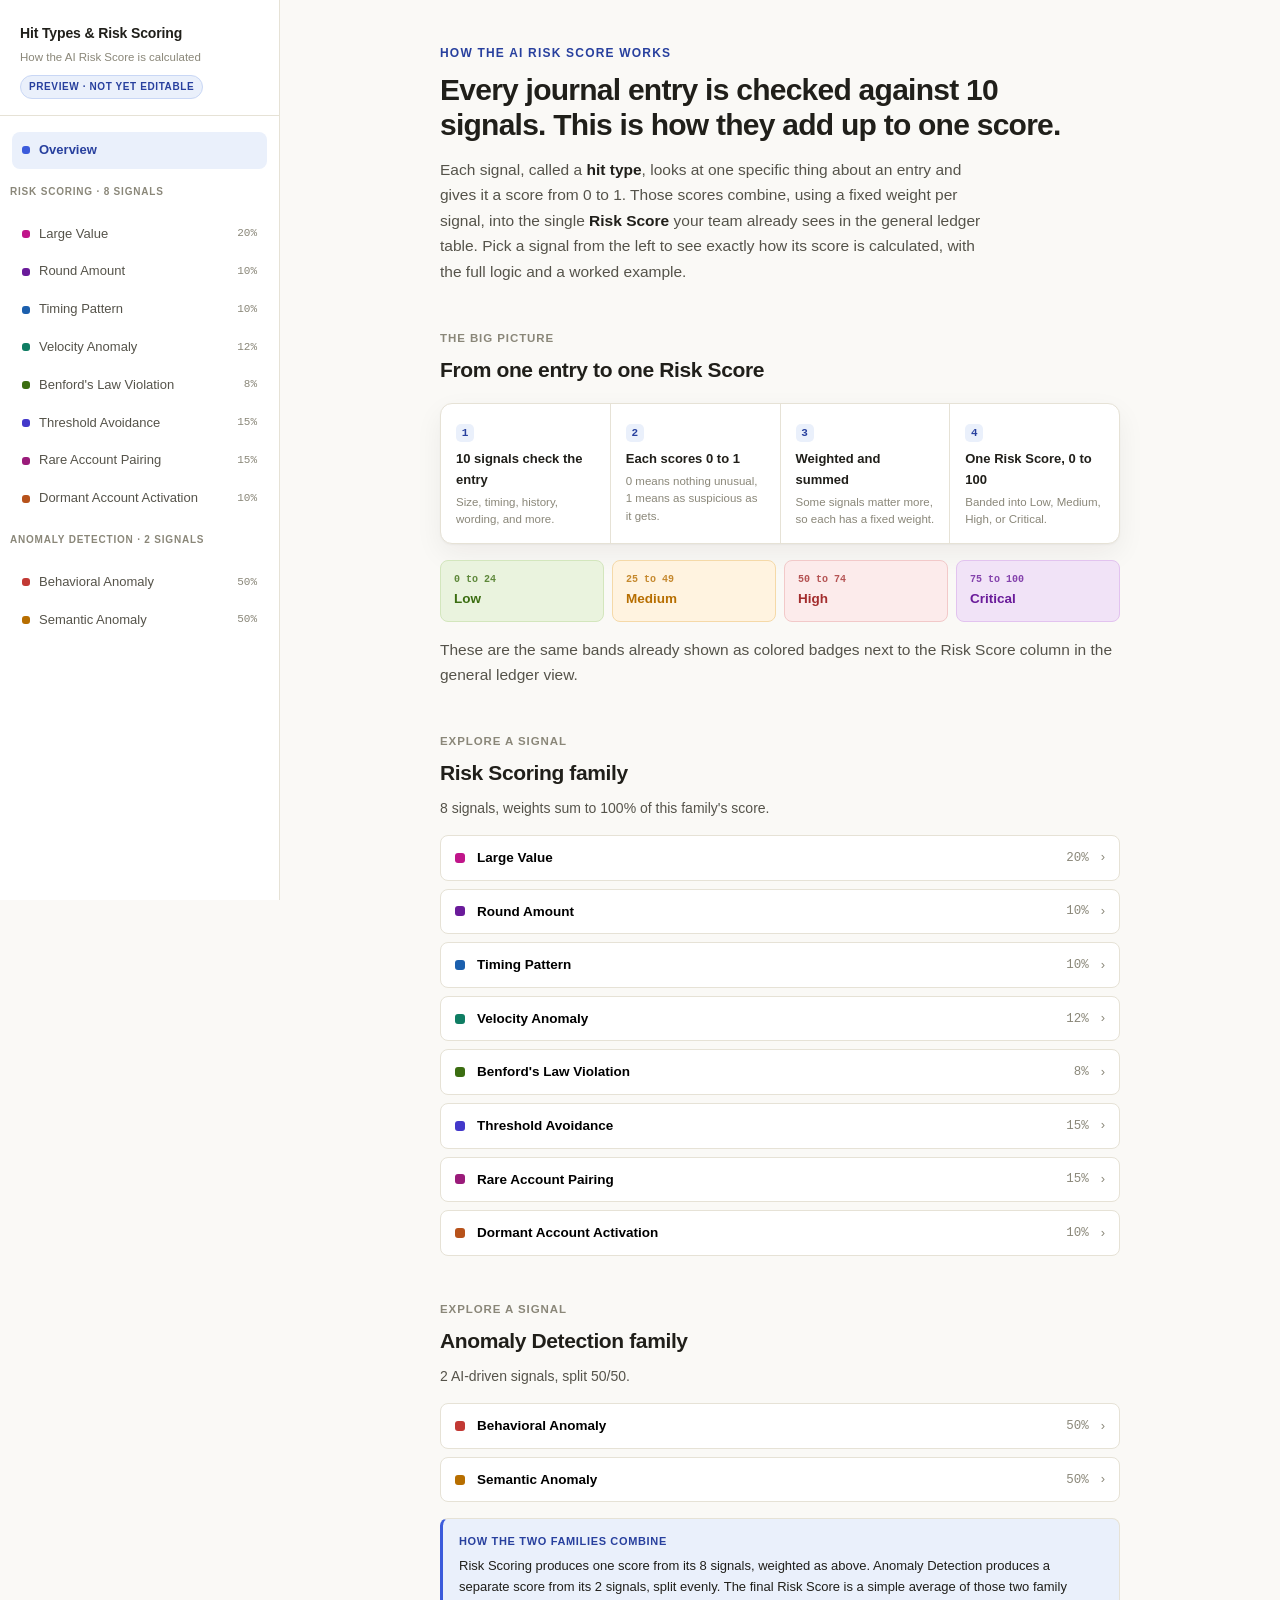
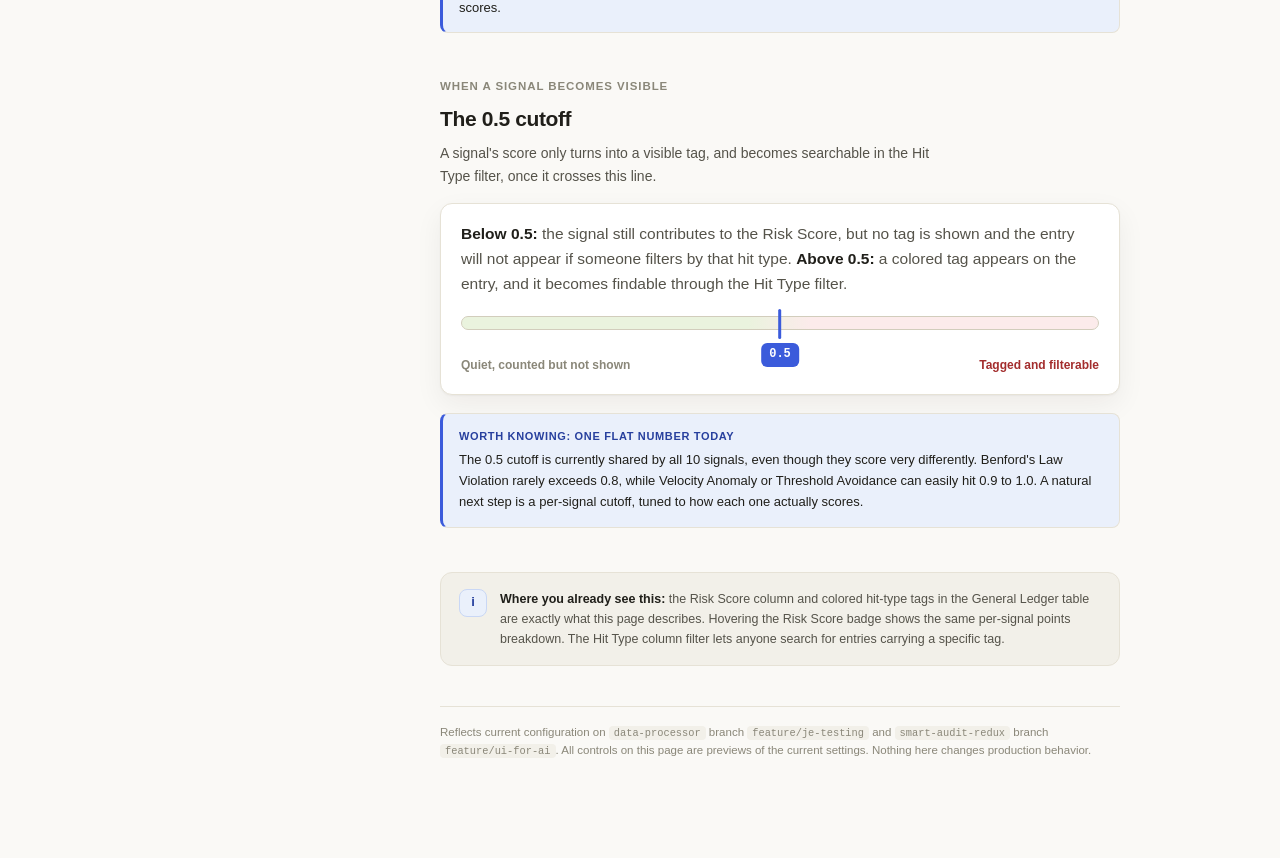
<file: pages/data/hit-types/index.html>
<!DOCTYPE html>
<html lang="en">
<head>
<meta charset="UTF-8">
<meta name="viewport" content="width=device-width, initial-scale=1.0">
<title>Hit Types &amp; Risk Scoring: How It Works</title>
<style>

*, *::before, *::after { box-sizing: border-box; margin: 0; padding: 0; }
html { scroll-behavior: smooth; }
@media (prefers-reduced-motion: reduce) {
  html { scroll-behavior: auto; }
  * { animation-duration: 0.001ms !important; transition-duration: 0.001ms !important; }
}

/* ============================= TOKENS (light only) ============================= */
:root {
  --accent: #3b5bdb;
  --accent-strong: #28409e;
  --accent-soft: #eaf0fb;
  --accent-line: #c9d7f5;

  --bg: #faf9f6;
  --surface: #ffffff;
  --surface-2: #f2f0e9;
  --border: #e6e2d6;
  --border-strong: #d2cdbc;

  --text: #201f1a;
  --text-mid: #55534a;
  --text-muted: #8a8779;

  --mono: ui-monospace, 'SF Mono', Menlo, monospace;

  --low: #3B6D11;    --low-bg: #EAF3DE;    --low-line: #d3e6bd;
  --medium: #B76E00;  --medium-bg: #FFF3E0; --medium-line: #f5d9a8;
  --high: #A32D2D;    --high-bg: #FCEBEB;   --high-line: #f2c9c9;
  --critical: #6A1B9A; --critical-bg: #F1E3F7; --critical-line: #e2c3ef;

  --radius: 12px;
  --radius-sm: 8px;
  --shadow: 0 1px 2px rgba(30,25,10,0.04), 0 10px 28px rgba(30,25,10,0.06);
  --sidebar-w: 280px;
}
/* Light theme only, deliberately. Colors must match the live (light-only) product table. */

body {
  font-family: ui-sans-serif, -apple-system, BlinkMacSystemFont, 'Inter', 'Segoe UI', sans-serif;
  background: var(--bg);
  color: var(--text);
  font-size: 15.5px;
  line-height: 1.6;
  -webkit-font-smoothing: antialiased;
}

a { color: inherit; }
code { font-family: var(--mono); font-size: 0.9em; background: var(--surface-2); padding: 1px 5px; border-radius: 4px; }
strong { color: var(--text); font-weight: 650; }
p { color: var(--text-mid); margin-bottom: 12px; }
p:last-child { margin-bottom: 0; }

/* ============================= APP SHELL ============================= */
.app { display: flex; min-height: 100vh; }

.sidebar {
  width: var(--sidebar-w); flex-shrink: 0; position: sticky; top: 0; height: 100vh;
  overflow-y: auto; background: var(--surface); border-right: 1px solid var(--border);
  padding: 22px 0 40px;
}
.sidebar-brand { padding: 0 20px 16px; border-bottom: 1px solid var(--border); margin-bottom: 6px; }
.sidebar-brand .sb-title { font-size: 14px; font-weight: 800; letter-spacing: -0.01em; }
.sidebar-brand .sb-sub { font-size: 11.5px; color: var(--text-muted); margin-top: 4px; }
.sidebar-brand .sb-badge {
  display: inline-block; margin-top: 8px; font-size: 10px; font-weight: 700; text-transform: uppercase;
  letter-spacing: 0.06em; color: var(--accent-strong); background: var(--accent-soft);
  border: 1px solid var(--accent-line); padding: 3px 8px; border-radius: 20px;
}

.nav-group { padding: 10px 12px 4px; }
.nav-label { font-size: 10px; font-weight: 700; text-transform: uppercase; letter-spacing: 0.08em; color: var(--text-muted); padding: 10px 10px 6px; }
.nav-item {
  display: flex; align-items: center; gap: 9px; width: 100%; text-align: left; border: none; background: transparent;
  font: inherit; font-size: 13px; color: var(--text-mid); padding: 8px 10px; border-radius: var(--radius-sm);
  cursor: pointer; margin-bottom: 1px;
}
.nav-item:hover { background: var(--surface-2); color: var(--text); }
.nav-item.active { background: var(--accent-soft); color: var(--accent-strong); font-weight: 700; }
.nav-item .ni-dot { width: 8px; height: 8px; border-radius: 3px; flex-shrink: 0; }
.nav-item .ni-weight { margin-left: auto; font-family: var(--mono); font-size: 11px; color: var(--text-muted); }
.nav-item.active .ni-weight { color: var(--accent-strong); }

.main { flex: 1; min-width: 0; display: flex; justify-content: center; }
.content { width: 100%; max-width: 760px; padding: 44px 40px 100px; }
.view { display: none; }
.view.active { display: block; }

/* ── Overview hero ── */
.eyebrow { font-size: 12px; font-weight: 700; text-transform: uppercase; letter-spacing: 0.1em; color: var(--accent-strong); margin-bottom: 10px; }
h1 { font-size: 30px; font-weight: 800; letter-spacing: -0.025em; line-height: 1.16; text-wrap: balance; margin-bottom: 14px; }
.dek { font-size: 15.5px; color: var(--text-mid); max-width: 64ch; line-height: 1.65; }

section { margin-top: 44px; }
.sec-head { margin-bottom: 16px; }
.sec-eyebrow { font-size: 11.5px; font-weight: 700; text-transform: uppercase; letter-spacing: 0.08em; color: var(--text-muted); margin-bottom: 6px; }
h2 { font-size: 21px; font-weight: 800; letter-spacing: -0.018em; text-wrap: balance; }
.sec-dek { font-size: 14px; color: var(--text-mid); margin-top: 7px; max-width: 66ch; line-height: 1.6; }

.formula-strip { display: flex; align-items: stretch; overflow-x: auto; border: 1px solid var(--border); border-radius: var(--radius); background: var(--surface); box-shadow: var(--shadow); margin: 16px 0; }
.fstep { flex: 1; min-width: 138px; padding: 15px 15px; border-right: 1px solid var(--border); }
.fstep:last-child { border-right: none; }
.fstep .fs-n { font-family: var(--mono); font-size: 11px; font-weight: 700; color: var(--accent-strong); background: var(--accent-soft); display: inline-flex; align-items: center; justify-content: center; width: 18px; height: 18px; border-radius: 5px; margin-bottom: 7px; }
.fstep .fs-t { font-size: 13px; font-weight: 700; margin-bottom: 3px; }
.fstep .fs-d { font-size: 11.5px; color: var(--text-muted); line-height: 1.5; }
@media (max-width: 700px) { .formula-strip { flex-direction: column; } .fstep { border-right: none; border-bottom: 1px solid var(--border); } .fstep:last-child { border-bottom: none; } }

.band-strip { display: grid; grid-template-columns: repeat(4, 1fr); gap: 8px; margin: 16px 0; }
.band { border-radius: var(--radius-sm); padding: 11px 13px; border: 1px solid; }
.band .b-range { font-family: var(--mono); font-size: 10px; font-weight: 700; opacity: 0.8; }
.band .b-label { font-size: 13.5px; font-weight: 800; }
.band.b-low { background: var(--low-bg); border-color: var(--low-line); color: var(--low); }
.band.b-medium { background: var(--medium-bg); border-color: var(--medium-line); color: var(--medium); }
.band.b-high { background: var(--high-bg); border-color: var(--high-line); color: var(--high); }
.band.b-critical { background: var(--critical-bg); border-color: var(--critical-line); color: var(--critical); }
@media (max-width: 560px) { .band-strip { grid-template-columns: 1fr 1fr; } }

.family-list { display: flex; flex-direction: column; gap: 8px; margin: 16px 0; }
.family-row {
  display: flex; align-items: center; gap: 12px; padding: 11px 14px; border: 1px solid var(--border);
  border-radius: var(--radius-sm); background: var(--surface); cursor: pointer; text-align: left; width: 100%; font: inherit;
}
.family-row:hover { border-color: var(--accent-line); background: var(--accent-soft); }
.family-row .fr-dot { width: 10px; height: 10px; border-radius: 3px; flex-shrink: 0; }
.family-row .fr-name { font-size: 13.5px; font-weight: 700; flex: 1; }
.family-row .fr-weight { font-family: var(--mono); font-size: 12.5px; color: var(--text-muted); }
.family-row .fr-arrow { color: var(--text-muted); font-size: 13px; }

.callout { border: 1px solid var(--border); border-left: 3px solid var(--accent); background: var(--accent-soft); border-radius: var(--radius-sm); padding: 14px 16px; margin: 14px 0; }
.callout .cal-t { font-size: 11px; font-weight: 800; text-transform: uppercase; letter-spacing: 0.06em; color: var(--accent-strong); margin-bottom: 5px; }
.callout p { font-size: 13px; color: var(--text); }

.gauge-track { height: 14px; border-radius: 8px; position: relative; background: linear-gradient(to right, var(--low-bg) 0%, var(--low-bg) 45%, var(--high-bg) 55%, var(--high-bg) 100%); border: 1px solid var(--border-strong); margin: 20px 0 6px; }
.gauge-marker { position: absolute; top: -8px; left: 50%; transform: translateX(-50%); display: flex; flex-direction: column; align-items: center; gap: 4px; }
.gauge-marker .gm-line { width: 3px; height: 30px; background: var(--accent); border-radius: 2px; }
.gauge-marker .gm-val { font-family: var(--mono); font-size: 12px; font-weight: 800; color: #fff; background: var(--accent); padding: 2px 8px; border-radius: 6px; }
.gauge-side-labels { display: flex; justify-content: space-between; margin-top: 26px; }
.gauge-side-labels span { font-size: 12px; font-weight: 700; }
.gauge-side-labels .gsl-below { color: var(--text-muted); }
.gauge-side-labels .gsl-above { color: var(--high); }

.footer-panel { border: 1px solid var(--border); border-radius: var(--radius); background: var(--surface-2); padding: 16px 18px; margin: 16px 0; display: flex; gap: 13px; align-items: flex-start; }
.footer-panel .fp-icon { flex-shrink: 0; width: 28px; height: 28px; border-radius: 8px; background: var(--accent-soft); border: 1px solid var(--accent-line); display: flex; align-items: center; justify-content: center; font-size: 13px; color: var(--accent-strong); font-weight: 800; }
.footer-panel p { font-size: 12.5px; }
.doc-footer { margin-top: 40px; padding-top: 16px; border-top: 1px solid var(--border); font-size: 11.5px; color: var(--text-muted); }

/* ============================= DETAIL VIEW ============================= */
.detail-back {
  display: inline-flex; align-items: center; gap: 6px; font-size: 12.5px; font-weight: 700; color: var(--text-mid);
  background: var(--surface); border: 1px solid var(--border); border-radius: 20px; padding: 6px 12px; margin-bottom: 20px;
  cursor: pointer;
}
.detail-back:hover { color: var(--accent-strong); border-color: var(--accent-line); background: var(--accent-soft); }

.detail-head { display: flex; align-items: flex-start; gap: 14px; margin-bottom: 8px; }
.detail-dot { width: 18px; height: 18px; border-radius: 5px; flex-shrink: 0; margin-top: 5px; }
.detail-head h1 { margin-bottom: 6px; }
.detail-meta { display: flex; gap: 8px; flex-wrap: wrap; margin: 16px 0 0; }
.meta-chip { display: flex; align-items: center; gap: 6px; font-size: 12px; font-weight: 600; background: var(--surface); border: 1px solid var(--border); border-radius: var(--radius-sm); padding: 6px 11px; color: var(--text-mid); }
.meta-chip b { color: var(--text); font-family: var(--mono); }

.detail-body h3 { font-size: 16px; font-weight: 800; margin: 30px 0 8px; letter-spacing: -0.01em; }
.detail-body h3:first-of-type { margin-top: 34px; }
.detail-body p { max-width: 68ch; font-size: 14.5px; }

/* Scale diagram: horizontal bar with labeled zones */
.scale-diagram { border: 1px solid var(--border); border-radius: var(--radius); background: var(--surface); box-shadow: var(--shadow); padding: 18px 20px; margin: 14px 0 18px; }
.scale-bar { position: relative; height: 34px; border-radius: 8px; overflow: hidden; display: flex; border: 1px solid var(--border-strong); }
.scale-zone { display: flex; align-items: center; justify-content: center; font-size: 10.5px; font-weight: 700; color: #fff; }
.scale-ticks { display: flex; justify-content: space-between; margin-top: 6px; font-family: var(--mono); font-size: 10.5px; color: var(--text-muted); }
.scale-legend { display: flex; flex-direction: column; gap: 6px; margin-top: 14px; }
.scale-legend-row { display: flex; align-items: baseline; gap: 10px; font-size: 12.5px; }
.scale-legend-row .sl-range { font-family: var(--mono); font-weight: 700; min-width: 74px; flex-shrink: 0; }
.scale-legend-row .sl-desc { color: var(--text-mid); }

/* Confidence diagram: horizontal fill bar(s) */
.confidence-diagram { border: 1px solid var(--border); border-radius: var(--radius); background: var(--surface); box-shadow: var(--shadow); padding: 16px 18px; margin: 14px 0 18px; }
.conf-row { display: flex; align-items: center; gap: 12px; margin-top: 10px; }
.conf-row:first-of-type { margin-top: 4px; }
.conf-label { font-size: 12px; color: var(--text-mid); width: 150px; flex-shrink: 0; }
.conf-track { flex: 1; height: 9px; border-radius: 6px; background: var(--surface-2); border: 1px solid var(--border); position: relative; overflow: hidden; }
.conf-fill { position: absolute; inset: 0; border-radius: 6px 0 0 6px; opacity: 0.85; }
.conf-val { font-family: var(--mono); font-size: 12px; font-weight: 700; color: var(--text); width: 40px; text-align: right; flex-shrink: 0; }

/* Worked example panel */
.example-panel { border: 1px solid var(--border); border-radius: var(--radius); background: var(--surface); box-shadow: var(--shadow); overflow: hidden; margin: 14px 0 18px; }
.example-head { padding: 13px 18px; background: var(--surface-2); border-bottom: 1px solid var(--border); }
.example-head .eh-title { font-size: 13px; font-weight: 700; }
.example-body { padding: 16px 18px; }
.calc-row { display: flex; align-items: center; justify-content: space-between; gap: 12px; padding: 8px 0; border-bottom: 1px dashed var(--border); font-size: 13px; }
.calc-row:last-of-type { border-bottom: none; }
.calc-row .cr-label { color: var(--text-mid); }
.calc-row .cr-val { font-family: var(--mono); font-weight: 700; color: var(--text); text-align: right; }
.example-result { display: flex; align-items: center; justify-content: space-between; gap: 12px; margin-top: 12px; padding: 12px 15px; border-radius: var(--radius-sm); flex-wrap: wrap; }
.example-result .er-label { font-size: 13px; font-weight: 700; }
.example-result .er-score { font-family: var(--mono); font-size: 20px; font-weight: 800; }

.limit-callout { border: 1px solid var(--border); border-left: 3px solid; background: var(--surface); border-radius: var(--radius-sm); padding: 14px 16px; margin: 14px 0; }
.limit-callout .lc-t { font-size: 11px; font-weight: 800; text-transform: uppercase; letter-spacing: 0.06em; margin-bottom: 5px; }
.limit-callout p { font-size: 13px; }

.detail-nav { display: flex; justify-content: space-between; gap: 14px; margin-top: 40px; padding-top: 20px; border-top: 1px solid var(--border); flex-wrap: wrap; }
.detail-nav button { display: flex; align-items: center; gap: 7px; font-size: 12.5px; font-weight: 700; color: var(--text-mid); background: var(--surface); border: 1px solid var(--border); border-radius: var(--radius-sm); padding: 9px 14px; cursor: pointer; font-family: inherit; }
.detail-nav button:hover { color: var(--accent-strong); border-color: var(--accent-line); background: var(--accent-soft); }

@media (max-width: 880px) {
  .sidebar { display: none; }
  .content { padding: 28px 20px 80px; }
}

</style>
</head>
<body>

<div class="app">

  <!-- ============================= SIDEBAR ============================= -->
  <nav class="sidebar" aria-label="Hit type navigation">
    <div class="sidebar-brand">
      <div class="sb-title">Hit Types &amp; Risk Scoring</div>
      <div class="sb-sub">How the AI Risk Score is calculated</div>
      <span class="sb-badge">Preview · not yet editable</span>
    </div>

    <div class="nav-group">
      <button class="nav-item active" data-view="overview" id="nav-overview">
        <span class="ni-dot" style="background:var(--accent)"></span>Overview
      </button>
    </div>

    <div class="nav-label">Risk Scoring · 8 signals</div>
    <div class="nav-group" id="nav-risk-scoring"></div>

    <div class="nav-label">Anomaly Detection · 2 signals</div>
    <div class="nav-group" id="nav-anomaly-detection"></div>
  </nav>

  <!-- ============================= MAIN ============================= -->
  <main class="main">
    <div class="content" id="content-root">

      <!-- ===================== OVERVIEW VIEW ===================== -->
      <div class="view active" id="view-overview">

        <div class="eyebrow">How the AI Risk Score works</div>
        <h1>Every journal entry is checked against 10 signals. This is how they add up to one score.</h1>
        <p class="dek">
          Each signal, called a <strong>hit type</strong>, looks at one specific thing about an entry and gives
          it a score from 0 to 1. Those scores combine, using a fixed weight per signal, into the single
          <strong>Risk Score</strong> your team already sees in the general ledger table. Pick a signal from the
          left to see exactly how its score is calculated, with the full logic and a worked example.
        </p>

        <section id="formula">
          <div class="sec-head">
            <div class="sec-eyebrow">The big picture</div>
            <h2>From one entry to one Risk Score</h2>
          </div>
          <div class="formula-strip">
            <div class="fstep"><div class="fs-n">1</div><div class="fs-t">10 signals check the entry</div><div class="fs-d">Size, timing, history, wording, and more.</div></div>
            <div class="fstep"><div class="fs-n">2</div><div class="fs-t">Each scores 0 to 1</div><div class="fs-d">0 means nothing unusual, 1 means as suspicious as it gets.</div></div>
            <div class="fstep"><div class="fs-n">3</div><div class="fs-t">Weighted and summed</div><div class="fs-d">Some signals matter more, so each has a fixed weight.</div></div>
            <div class="fstep"><div class="fs-n">4</div><div class="fs-t">One Risk Score, 0 to 100</div><div class="fs-d">Banded into Low, Medium, High, or Critical.</div></div>
          </div>
          <div class="band-strip">
            <div class="band b-low"><div class="b-range">0 to 24</div><div class="b-label">Low</div></div>
            <div class="band b-medium"><div class="b-range">25 to 49</div><div class="b-label">Medium</div></div>
            <div class="band b-high"><div class="b-range">50 to 74</div><div class="b-label">High</div></div>
            <div class="band b-critical"><div class="b-range">75 to 100</div><div class="b-label">Critical</div></div>
          </div>
          <p>These are the same bands already shown as colored badges next to the Risk Score column in the general ledger view.</p>
        </section>

        <section id="pick">
          <div class="sec-head">
            <div class="sec-eyebrow">Explore a signal</div>
            <h2>Risk Scoring family</h2>
            <p class="sec-dek">8 signals, weights sum to 100% of this family's score.</p>
          </div>
          <div class="family-list" id="list-risk-scoring"></div>
        </section>

        <section id="pick2">
          <div class="sec-head">
            <div class="sec-eyebrow">Explore a signal</div>
            <h2>Anomaly Detection family</h2>
            <p class="sec-dek">2 AI-driven signals, split 50/50.</p>
          </div>
          <div class="family-list" id="list-anomaly-detection"></div>
          <div class="callout">
            <div class="cal-t">How the two families combine</div>
            <p>Risk Scoring produces one score from its 8 signals, weighted as above. Anomaly Detection produces a separate score from its 2 signals, split evenly. The final Risk Score is a simple average of those two family scores.</p>
          </div>
        </section>

        <section id="threshold">
          <div class="sec-head">
            <div class="sec-eyebrow">When a signal becomes visible</div>
            <h2>The 0.5 cutoff</h2>
            <p class="sec-dek">A signal's score only turns into a visible tag, and becomes searchable in the Hit Type filter, once it crosses this line.</p>
          </div>
          <div class="scale-diagram">
            <p style="margin-bottom:0;"><strong>Below 0.5:</strong> the signal still contributes to the Risk Score, but no tag is shown and the entry will not appear if someone filters by that hit type. <strong>Above 0.5:</strong> a colored tag appears on the entry, and it becomes findable through the Hit Type filter.</p>
            <div class="gauge-track"><div class="gauge-marker"><div class="gm-line"></div><div class="gm-val">0.5</div></div></div>
            <div class="gauge-side-labels"><span class="gsl-below">Quiet, counted but not shown</span><span class="gsl-above">Tagged and filterable</span></div>
          </div>
          <div class="callout">
            <div class="cal-t">Worth knowing: one flat number today</div>
            <p>The 0.5 cutoff is currently shared by all 10 signals, even though they score very differently. Benford's Law Violation rarely exceeds 0.8, while Velocity Anomaly or Threshold Avoidance can easily hit 0.9 to 1.0. A natural next step is a per-signal cutoff, tuned to how each one actually scores.</p>
          </div>
        </section>

        <section id="in-product">
          <div class="footer-panel">
            <div class="fp-icon">i</div>
            <div><p><strong>Where you already see this:</strong> the Risk Score column and colored hit-type tags in the General Ledger table are exactly what this page describes. Hovering the Risk Score badge shows the same per-signal points breakdown. The Hit Type column filter lets anyone search for entries carrying a specific tag.</p></div>
          </div>
        </section>

        <div class="doc-footer">
          Reflects current configuration on <code>data-processor</code> branch <code>feature/je-testing</code> and
          <code>smart-audit-redux</code> branch <code>feature/ui-for-ai</code>. All controls on this page are
          previews of the current settings. Nothing here changes production behavior.
        </div>
      </div>

      <!-- ===================== DETAIL VIEW (populated by JS) ===================== -->
      <div class="view" id="view-detail"></div>

    </div>
  </main>
</div>

<script>
const FAMILY_LABEL = { riskScoring: "Risk Scoring", anomalyDetection: "Anomaly Detection" };

const HIT_TYPES = [
  {
    key: "large-value", name: "Large Value", family: "riskScoring", weight: 20, color: "#C0158A",
    needsHistory: "Yes, 5 or more past entries on this account",
    intro: "This signal flags an entry whose amount is unusually large compared to what this specific GL account normally sees, not compared to all accounts or to some fixed dollar figure. A $40,000 entry might be routine for one account and wildly abnormal for another, so this signal judges each account against its own history.",
    howItWorks: [
      "The system already knows, for every GL account, the average amount and how much amounts typically vary (the spread) for entries posted to it historically. This is calculated once up front from the account's full history, not recalculated per entry.",
      "If an account has fewer than 5 past entries on record, there is not enough history to know what normal looks like yet. The signal still returns a score, but a low, generic one, and it is flagged as low confidence rather than pretending to know.",
      "For accounts with enough history, the signal measures how far this entry's amount falls outside the account's normal range, in units of the account's own typical spread. Statisticians call this a z-score: one unit above average is a fairly ordinary entry, five units above average is extreme.",
      "The more history an account has, the more this signal trusts that its calculated average and spread are accurate. Confidence climbs steadily with each additional historical entry and reaches its maximum once the account has 30 or more."
    ],
    scale: [
      { from: 0, to: 20, label: "Within 1 unit of average", tone: "low" },
      { from: 20, to: 50, label: "1 to 2 units above average", tone: "medium" },
      { from: 50, to: 80, label: "2 to 5 units above average", tone: "high" },
      { from: 80, to: 100, label: "More than 5 units above average", tone: "critical" }
    ],
    scoreRows: [
      ["More than 5 typical swings above average", "1.00"],
      ["More than 3 typical swings above average", "0.80"],
      ["More than 2 typical swings above average", "0.50"],
      ["More than 1 typical swing above average", "0.20"],
      ["Within 1 typical swing of average", "0.00"]
    ],
    confidence: [
      { label: "Fewer than 5 entries", value: 20 },
      { label: "15 entries on record", value: 50 },
      { label: "30 or more entries", value: 100 }
    ],
    confidenceNote: "Confidence rises steadily with account history rather than jumping between fixed levels, capping at full confidence once the account has 30 or more historical entries.",
    worked: {
      title: "GL account \"Travel & Entertainment\": 42 historical entries, averaging $1,800 with a typical spread of about $600.",
      rows: [
        ["Account's normal average", "$1,800"],
        ["Account's typical spread", "$600"],
        ["This entry's amount", "$6,200"],
        ["Distance above average, in spread units", "($6,200 - $1,800) / $600 = 7.3"],
        ["Falls in row", "More than 5 units above average, so 1.00"]
      ],
      score: "1.00", confidence: "1.00 (42 entries, well above the 30 needed for full trust)",
      resultNote: "At a 20% weight, this alone contributes 20 points toward the final 0 to 100 Risk Score, and since 1.00 is well above the 0.5 tagging line, a Large Value badge would appear on this entry."
    },
    limitation: "An account with fewer than 5 entries cannot yet establish a trustworthy normal, so this signal deliberately returns a modest, low-confidence score rather than a strong opinion either way. In the final Risk Score math, that low confidence means this signal barely moves the needle for very new accounts, which is intentional."
  },
  {
    key: "round-amount", name: "Round Amount", family: "riskScoring", weight: 10, color: "#6A1B9A",
    needsHistory: "No, checks the amount alone",
    intro: "Fraudulent or manual entries are often clean numbers, no cents, rounded to the nearest thousand, because they were typed in rather than calculated. This signal checks how round an entry's amount is and scores it accordingly.",
    howItWorks: [
      "The signal looks at the entry's raw dollar amount by itself. There is no comparison to any other entry or account, and the size, not the sign, is what matters.",
      "Three independent checks run in sequence, and each one that passes adds to the score: no cents at all, round to the nearest $1,000, and round to the nearest $10,000.",
      "These checks stack rather than replace each other, so a very round number like $50,000 scores higher than a mildly round one like $1,200, up to a cap of 1.00.",
      "Because none of this depends on the account's history, confidence is always a full 1.00. This is the opposite of how Large Value works, where confidence depends on how much history exists."
    ],
    scoreRows: [
      ["No cents at all (e.g. 1,250.00 not 1,250.37)", "+0.30"],
      ["Round to the nearest $1,000 (e.g. 5,000)", "+0.30"],
      ["Round to the nearest $10,000 (e.g. 50,000)", "+0.20"]
    ],
    confidenceNote: "Confidence is always 1.00 for this signal. It does not depend on account history.",
    worked: {
      title: "A single $50,000 entry. No account history needed for this signal.",
      rows: [
        ["No cents at all?", "Yes, +0.30"],
        ["Round to nearest $1,000?", "Yes, +0.30"],
        ["Round to nearest $10,000?", "Yes, +0.20"],
        ["Total", "0.30 + 0.30 + 0.20 = 0.80"]
      ],
      score: "0.80", confidence: "1.00 (always full, no history dependency)",
      resultNote: "At a 10% weight, this contributes 8 points toward the final score, and since 0.80 is above the 0.5 tagging line, a Round Amount badge would appear."
    },
    limitation: "Some legitimate transactions are naturally round, such as a $10,000 fixed monthly retainer or a round contractual payment, so this signal alone is a weak, easily explained indicator. That is part of why its weight, 10%, is modest relative to signals like Large Value at 20%."
  },
  {
    key: "timing-pattern", name: "Timing Pattern", family: "riskScoring", weight: 10, color: "#1B5FAD",
    needsHistory: "No, checks the posting time alone",
    intro: "Entries posted when nobody is normally in the office, weekends, very early, or very late, are more likely to be manual overrides or unauthorized edits than routine business activity. This signal flags exactly that.",
    howItWorks: [
      "The signal reads the entry's exact posting date and time, always evaluated in UTC rather than any user's local time zone.",
      "It checks whether the entry was posted on a Saturday or Sunday, and separately whether the hour falls before 7:00 AM UTC or at or after 9:00 PM UTC.",
      "Both checks can fire on the same entry and add together. A Saturday-night posting, for example, triggers both.",
      "If the posting date or time is missing or invalid, the signal returns a score of 0 with 0 confidence rather than guessing."
    ],
    scoreRows: [
      ["Posted on a Saturday or Sunday", "+0.40"],
      ["Posted before 7:00 AM UTC or at/after 9:00 PM UTC", "+0.30"]
    ],
    confidenceNote: "Confidence is 1.00 whenever a valid posting time exists. If the posting time is missing, both score and confidence drop to 0, and the signal stays silent rather than guessing. Since the two checks together max out at 0.70, this signal alone can never reach 1.00.",
    worked: {
      title: "An entry posted Saturday at 11:40 PM UTC.",
      rows: [
        ["Day of week", "Saturday, a weekend, +0.40"],
        ["Hour", "23:40, at or after 9 PM UTC, +0.30"],
        ["Total", "0.40 + 0.30 = 0.70"]
      ],
      score: "0.70", confidence: "1.00 (valid posting time)",
      resultNote: "At a 10% weight, this contributes 7 points toward the final score, and since 0.70 is above the 0.5 tagging line, a Timing Pattern badge would appear."
    },
    limitation: "Some legitimate business activity happens outside standard hours, such as month-end close processes, automated batch imports, or global teams working across time zones. This signal is best read as one contributing data point rather than proof of wrongdoing, which is part of why it carries a modest 10% weight."
  },
  {
    key: "velocity-anomaly", name: "Velocity Anomaly", family: "riskScoring", weight: 12, color: "#0F7D63",
    needsHistory: "Yes, a rolling 48-hour posting count per user",
    intro: "A sudden burst of postings by one person is a common sign of either a bulk or automated dump, or someone rushing entries through without review. This signal watches how many entries the same user has posted recently.",
    howItWorks: [
      "For every entry, the system already knows how many other entries the same person posted in the 48 hours before and up to this one. This rolling count is precomputed once for the whole batch of entries being analyzed.",
      "The count is compared against three tiers: more than 8 entries in 48 hours is somewhat busy, more than 20 is elevated activity, and more than 50 is an extreme burst.",
      "The score jumps between four flat levels, 0, 0.3, 0.6, and 0.9, rather than scaling smoothly, and 0.9 is the highest this signal can reach on its own.",
      "Confidence is binary here: 1.00 if the 48-hour count was computed successfully, 0 if it could not be, for example due to a missing timestamp."
    ],
    scoreRows: [
      ["More than 50 entries in the trailing 48 hours", "0.90"],
      ["More than 20 entries in the trailing 48 hours", "0.60"],
      ["More than 8 entries in the trailing 48 hours", "0.30"],
      ["8 or fewer entries", "0.00"]
    ],
    confidenceNote: "Confidence is binary: 1.00 if the count was computed successfully, 0 if it could not be. There is no partial or graduated confidence for this signal.",
    worked: {
      title: "A user who has posted 34 entries in the trailing 48 hours.",
      rows: [
        ["48-hour posting count", "34"],
        ["Falls in tier", "More than 20 entries, so 0.60"]
      ],
      score: "0.60", confidence: "1.00 (valid count)",
      resultNote: "At a 12% weight, this contributes about 7 points toward the final score, and since 0.60 is above the 0.5 tagging line, a Velocity Anomaly badge would appear."
    },
    limitation: "Some roles legitimately post many entries in a short window, such as month-end close, a bulk data migration, or a dedicated data-entry clerk. A high velocity count is not inherently wrongdoing, which is why it is one signal among many rather than an automatic red flag."
  },
  {
    key: "benfords-law", name: "Benford's Law Violation", family: "riskScoring", weight: 8, color: "#3B6D11",
    needsHistory: "No, checks this entry's first digit alone",
    intro: "In naturally occurring financial data, the leading digit of an amount is not evenly spread across 1 through 9. Roughly 30% of real amounts start with \"1,\" but only about 4.6% start with \"9.\" This pattern, known as Benford's Law, has been used by auditors for decades to spot fabricated or manipulated numbers, since people who invent numbers tend to spread the first digits out too evenly.",
    howItWorks: [
      "The signal looks only at the first significant digit of the amount. For $8,234.50, that digit is 8. For $423.10, it is 4. For $0.62, it is 6.",
      "Digits 1 through 4, the ones Benford's Law says should dominate, score low at 0.10. Digits 5 and 6 score a mild 0.30.",
      "Digits 7, 8, and 9, the rarest under Benford's Law, score higher, climbing from 0.60 at digit 7 to 0.80 at digit 9.",
      "Confidence is always a flat 0.50, regardless of the digit. A single entry's first digit tells you almost nothing on its own. Benford's Law is a pattern that only becomes meaningful when looking at many entries together, so confidence is deliberately capped so this signal can never dominate the score for one entry."
    ],
    scoreRows: [
      ["First digit is 1, 2, 3, or 4", "0.10"],
      ["First digit is 5 or 6", "0.30"],
      ["First digit is 7", "0.60"],
      ["First digit is 8", "0.70"],
      ["First digit is 9, the rarest leading digit in real data", "0.80"]
    ],
    confidenceNote: "Confidence is always fixed at 0.50 for this signal, no matter the entry. It never scores higher or lower in confidence, by design.",
    worked: {
      title: "An entry for $87,340.00.",
      rows: [
        ["First significant digit", "8"],
        ["Falls in tier", "7, 8, or 9, so 0.60 + (8 - 7) x 0.10"]
      ],
      score: "0.70", confidence: "0.50 (always fixed)",
      resultNote: "At an 8% weight, the lowest of any risk-scoring signal, this contributes about 6 points toward the final score. Since 0.70 is above the 0.5 tagging line, a Benford's Law Violation badge would appear, but this signal is intentionally a smaller contributor than most others."
    },
    limitation: "This is a real, historically used auditing technique, but it is inherently weak on its own and meaningful only in aggregate. A single $87,340 entry starting with 8 is not proof of anything. It only becomes a strong signal if a large number of an account's or user's entries consistently favor 7, 8, or 9 over 1 through 4."
  },
  {
    key: "threshold-avoidance", name: "Threshold Avoidance", family: "riskScoring", weight: 15, color: "#4338CA",
    needsHistory: "Partly, checks a 48-hour repeat pattern per user",
    intro: "Approval workflows usually kick in above a set amount, such as anything over $10,000 needing a manager's sign-off. Entries deliberately kept just under that line are a classic way to dodge approval, and if the same user does this repeatedly in a short window, that is an even stronger sign of intentional structuring, splitting one large transaction into several smaller ones to stay under the radar.",
    howItWorks: [
      "The system watches three standard approval thresholds: $10,000, $50,000, and $100,000.",
      "It checks whether this entry's amount falls into the near-miss zone just below any of those thresholds, specifically within 10% below it. For the $10,000 tier, that band runs from $9,000 to $9,999.99. If so, the score gets +0.50.",
      "Separately, it checks whether the same user has posted more than 2 other near-threshold amounts in the trailing 48 hours, a sign of deliberately splitting a large transaction into smaller pieces. If so, that adds another +0.40.",
      "Confidence is always 1.00 for this signal. It checks the amount and recent pattern directly, with no dependency on long-term account history."
    ],
    scoreRows: [
      ["Amount is 90 to 99.99% of a threshold", "+0.50"],
      ["Same user has 3 or more other near-threshold entries in the trailing 48 hours", "+0.40"]
    ],
    confidenceNote: "Confidence is always 1.00 for this signal, since it checks the amount and recent pattern directly rather than relying on long-term history.",
    worked: {
      title: "A $9,400 entry, where the same user has posted 4 other near-threshold entries in the last 48 hours.",
      rows: [
        ["Is $9,400 near the $10,000 threshold?", "Yes, in the $9,000 to $9,999.99 band, +0.50"],
        ["Has the user posted 3+ other near-threshold entries in 48h?", "Yes, 4 of them, +0.40"],
        ["Total", "0.50 + 0.40 = 0.90"]
      ],
      score: "0.90", confidence: "1.00",
      resultNote: "At a 15% weight, this contributes 13.5 points toward the final score, and since 0.90 is above the 0.5 tagging line, a Threshold Avoidance badge would appear."
    },
    limitation: "A single near-threshold amount can happen for entirely innocent reasons, such as a genuine invoice that happens to be $9,400. The signal is strongest when both conditions fire together, near a threshold and repeated by the same person, which is exactly the structuring pattern auditors are trained to watch for. A single near-miss with no repeat pattern only scores 0.50, a moderate rather than severe signal."
  },
  {
    key: "rare-account-pairing", name: "Rare Account Pairing", family: "riskScoring", weight: 15, color: "#9A1B7A",
    needsHistory: "Yes, a full historical count of every account and counterparty combination",
    intro: "Most GL accounts deal with the same handful of counterparties over and over. Office Supplies, for example, usually pairs with the same few vendors. A brand-new or rarely seen account and counterparty combination is more likely to be a mistake or something unusual than routine business.",
    howItWorks: [
      "The signal identifies this entry's pairing, meaning the specific GL account combined with the specific counterparty name on the entry.",
      "It looks up how many times this exact pairing has occurred before, across all historical entries, precomputed once for the whole batch.",
      "The fewer times this pairing has occurred, the higher the score: never seen before scores 0.80, seen 1 or 2 times scores 0.50, seen 3 to 5 times scores 0.20, and more than 5 times scores 0.",
      "Confidence depends on how much history exists for that pairing. Once a pairing has occurred 3 or more times before, the system is fully confident, 1.00. Below that, confidence is a flat 0.60, since there is simply less data to be sure whether rare reflects a real anomaly or just limited history."
    ],
    scoreRows: [
      ["Never seen this exact account and counterparty combination before", "0.80"],
      ["Seen 1 to 2 times before", "0.50"],
      ["Seen 3 to 5 times before", "0.20"],
      ["Seen more than 5 times before, a routine and common pairing", "0.00"]
    ],
    confidenceNote: "Confidence is 0.60 when there are fewer than 3 prior occurrences of this pairing, not quite enough history to be fully sure, rising to 1.00 once the pairing has occurred 3 or more times before.",
    worked: {
      title: "A $22,000 entry to GL account \"Consulting Fees,\" paired with a counterparty the system has never seen paired with that account before.",
      rows: [
        ["Prior occurrences of this pairing", "0"],
        ["Falls in tier", "Never seen before, so 0.80"]
      ],
      score: "0.80", confidence: "0.60 (fewer than 3 prior occurrences)",
      resultNote: "At a 15% weight, this still meaningfully contributes toward the final score once confidence is factored in, and since 0.80 is above the 0.5 tagging line, a Rare Account Pairing badge would appear."
    },
    limitation: "A brand-new vendor or a one-off legitimate transaction, such as onboarding a new supplier or a one-time asset sale, will always trigger this signal the first few times, even though nothing is wrong. That is exactly why confidence starts capped at 0.60 rather than 1.00 for new pairings, so this signal contributes meaningfully without being treated as absolute proof on a first occurrence."
  },
  {
    key: "dormant-account", name: "Dormant Account Activation", family: "riskScoring", weight: 10, color: "#B7521B",
    needsHistory: "Yes, the account's full posting history, to know its last activity date",
    intro: "An account that suddenly gets activity after a long silence is worth a second look. It can mean a forgotten or closed account is being reused to hide something, since nobody is expecting to see movement there.",
    howItWorks: [
      "The signal first checks whether this is literally the very first entry ever recorded for this GL account. If so, it is treated as a special case: a moderate score of 0.50, but with lower confidence, 0.40, since a first entry could just as easily be a legitimate new account as anything unusual.",
      "If the account does have prior history, the signal calculates exactly how many days have passed since its last entry.",
      "The longer that gap, the higher the score: more than 365 days scores 0.90, more than 180 days scores 0.65, more than 90 days scores 0.35, and 90 days or less scores 0, a routine and active account.",
      "Confidence is 1.00 whenever there is a known last-activity date. It only drops to the lower 0.40 for the special brand-new-account case above, since that case is inherently harder to judge."
    ],
    scoreRows: [
      ["This is the account's very first entry ever", "0.50 (confidence 0.40)"],
      ["More than 365 days since the account's last entry", "0.90"],
      ["More than 180 days since the last entry", "0.65"],
      ["More than 90 days since the last entry", "0.35"],
      ["90 days or less since the last entry, a routine active account", "0.00"]
    ],
    confidenceNote: "Confidence is 1.00 whenever there is a known last-activity date. It drops to a lower 0.40 only for the special brand-new-account case, since that case is inherently harder to judge.",
    worked: {
      title: "A $15,000 entry posted to a GL account whose last entry was 410 days ago.",
      rows: [
        ["Is this the account's first-ever entry?", "No, it has prior history"],
        ["Days since last activity", "410, more than 365"],
        ["Falls in tier", "0.90"]
      ],
      score: "0.90", confidence: "1.00 (real history exists)",
      resultNote: "At a 10% weight, this contributes 9 points toward the final score, and since 0.90 is above the 0.5 tagging line, a Dormant Account Activation badge would appear."
    },
    limitation: "A brand-new legitimate account's very first entry will always score a moderate 0.50 here, purely because there is no history yet to compare against. That is exactly why confidence is deliberately capped low, 0.40, for that specific case, so a first-ever entry contributes only a mild, appropriately uncertain signal rather than being treated as a strong red flag."
  },
  {
    key: "behavioral-anomaly", name: "Behavioral Anomaly", family: "anomalyDetection", weight: 50, color: "#C23934",
    needsHistory: "Yes, a typical fingerprint built from the account's or transaction type's past entries",
    intro: "Imagine every journal entry gets converted into a kind of behavioral fingerprint by an AI model, a numeric pattern capturing how the entry was posted, timing quirks and structural traits, not what it says. Every GL account also has its own typical fingerprint, built by averaging the fingerprints of many past entries on that account. This signal measures how far today's fingerprint sits from the account's usual one.",
    howItWorks: [
      "An AI model looks at how this entry was posted, timing quirks, structural traits, and other behavioral characteristics of the entry itself, not its description text, and converts that into a numeric fingerprint.",
      "The system already has a typical fingerprint built for this GL account, averaged from its own historical entries. If the account does not have enough history of its own yet, the system falls back to a broader typical fingerprint for that general transaction type instead.",
      "The signal compares this entry's fingerprint against the account's, or transaction type's, typical fingerprint and measures the distance between them.",
      "The further apart the two fingerprints are, the higher the anomaly score. A perfect match scores 0, maximum difference scores 1. Confidence is always 1.00 whenever both fingerprints are available and valid. If there is no fingerprint to compare, for example this entry or the account has no data yet, the signal abstains entirely, 0 score and 0 confidence, rather than guessing."
    ],
    scale: [
      { from: 0, to: 20, label: "Looks like business as usual", tone: "low" },
      { from: 20, to: 50, label: "Somewhat different from usual", tone: "medium" },
      { from: 50, to: 80, label: "Notably different, worth a look", tone: "high" },
      { from: 80, to: 100, label: "Very different from anything typical", tone: "critical" }
    ],
    confidenceNote: "Confidence is 1.00 whenever a valid comparison can be made, both this entry's fingerprint and a typical fingerprint to compare it against exist. If there is no fingerprint yet for this entry, or nothing to compare it against, the signal abstains rather than guessing, 0 score and 0 confidence.",
    worked: {
      title: "An entry posted to a well-established GL account with a strong typical fingerprint, where this entry's fingerprint comes back notably different from that norm.",
      rows: [
        ["Fingerprint comparison available?", "Yes, confidence 1.00"],
        ["Distance from typical pattern", "0.74"],
        ["Falls in band", "Notably different, worth a look"]
      ],
      score: "0.74", confidence: "1.00",
      resultNote: "At a 50% weight of the Anomaly Detection family score, this contributes substantially, and since 0.74 is above the 0.5 tagging line, a Behavioral Anomaly badge would appear."
    },
    limitation: "This signal is only as good as the typical fingerprint it is comparing against. Accounts with little history, or accounts that genuinely have varied and inconsistent normal behavior, may produce less reliable comparisons even though the confidence score does not directly reflect that nuance. Confidence here only reflects whether there was data to compare, not whether the account's typical pattern itself is stable and representative."
  },
  {
    key: "semantic-anomaly", name: "Semantic Anomaly", family: "anomalyDetection", weight: 50, color: "#B76E00",
    needsHistory: "Yes, a typical fingerprint built from the account's or transaction type's past descriptions",
    intro: "This signal is the sibling of Behavioral Anomaly, but instead of looking at how an entry was posted, it looks at what the entry's description text actually says. An AI model converts the entry's description into a numeric meaning fingerprint, and this signal measures how far this entry's description sits, in meaning, from what that account's descriptions usually say.",
    howItWorks: [
      "An AI model reads this entry's description or narrative text and converts its meaning into a numeric fingerprint.",
      "The system looks up the typical fingerprint already built from this GL account's past entry descriptions, falling back to a broader transaction-type fingerprint if the account does not have enough history.",
      "It measures how far apart this entry's meaning is from what is typical for the account. A GL account that normally has descriptions like \"Monthly software license renewal\" suddenly getting an entry described only as \"Miscellaneous consulting adjustment, see attached\" would read as semantically unusual, even though the AI cannot read a physical attachment.",
      "The further apart, the higher the score, on a smooth 0 to 1 scale. Confidence is always 1.00 whenever a valid comparison can be made. If there is no description or fingerprint to work with, the signal abstains rather than guessing, 0 score and 0 confidence."
    ],
    scale: [
      { from: 0, to: 20, label: "Reads just like usual entries", tone: "low" },
      { from: 20, to: 50, label: "Somewhat different wording or purpose", tone: "medium" },
      { from: 50, to: 80, label: "Notably different from what's typical", tone: "high" },
      { from: 80, to: 100, label: "Very different in meaning from anything typical", tone: "critical" }
    ],
    confidenceNote: "Confidence is 1.00 whenever a valid comparison can be made. If there is no description or fingerprint to work with, the signal abstains rather than guessing, 0 score and 0 confidence.",
    worked: {
      title: "A GL account whose past entries typically describe routine, specific purchases, such as \"Office supplies, printer paper\" or \"Software license renewal.\" A new entry is described only as \"Miscellaneous consulting adjustment, see attached.\"",
      rows: [
        ["Fingerprint comparison available?", "Yes, confidence 1.00"],
        ["Meaning-distance from typical descriptions", "0.68"],
        ["Falls in band", "Notably different from what's typical"]
      ],
      score: "0.68", confidence: "1.00",
      resultNote: "At a 50% weight of the Anomaly Detection family score, this contributes substantially, and since 0.68 is above the 0.5 tagging line, a Semantic Anomaly badge would appear."
    },
    limitation: "Vague but legitimate descriptions, such as a genuinely unusual but properly authorized one-off adjustment, can trigger this signal even without any wrongdoing. A semantically unusual description is not proof of anything by itself. It simply means the wording or apparent purpose does not match this account's usual pattern, which is exactly why it is one signal among many rather than a standalone verdict."
  }
];

const TONE_COLOR = { low: "var(--low)", medium: "var(--medium)", high: "var(--high)", critical: "var(--critical)" };

function riskScoringOf(key) { return HIT_TYPES.find(h => h.key === key); }

function renderNav() {
  const groups = { riskScoring: document.getElementById("nav-risk-scoring"), anomalyDetection: document.getElementById("nav-anomaly-detection") };
  const lists = { riskScoring: document.getElementById("list-risk-scoring"), anomalyDetection: document.getElementById("list-anomaly-detection") };

  HIT_TYPES.forEach(h => {
    const navBtn = document.createElement("button");
    navBtn.className = "nav-item";
    navBtn.dataset.view = h.key;
    navBtn.innerHTML = `<span class="ni-dot" style="background:${h.color}"></span>${h.name}<span class="ni-weight">${h.weight}%</span>`;
    navBtn.addEventListener("click", () => showDetail(h.key));
    groups[h.family].appendChild(navBtn);

    const row = document.createElement("button");
    row.className = "family-row";
    row.innerHTML = `<span class="fr-dot" style="background:${h.color}"></span><span class="fr-name">${h.name}</span><span class="fr-weight">${h.weight}%</span><span class="fr-arrow">&#8250;</span>`;
    row.addEventListener("click", () => showDetail(h.key));
    lists[h.family].appendChild(row);
  });
}

function scaleDiagramHtml(h) {
  if (!h.scale) return "";
  const zones = h.scale.map(z => `<div class="scale-zone" style="width:${z.to - z.from}%;background:${TONE_COLOR[z.tone]}"></div>`).join("");
  const legend = h.scale.map(z => `<div class="scale-legend-row"><span class="sl-range" style="color:${TONE_COLOR[z.tone]}">${(z.from/100).toFixed(1)}&ndash;${(z.to/100).toFixed(1)}</span><span class="sl-desc">${z.label}</span></div>`).join("");
  return `
    <div class="scale-diagram">
      <div class="scale-bar">${zones}</div>
      <div class="scale-ticks"><span>0.0</span><span>0.25</span><span>0.5</span><span>0.75</span><span>1.0</span></div>
      <div class="scale-legend">${legend}</div>
    </div>`;
}

function scoreTableHtml(h) {
  if (!h.scoreRows) return "";
  const rows = h.scoreRows.map(r => `<div class="calc-row"><span class="cr-label">${r[0]}</span><span class="cr-val">${r[1]}</span></div>`).join("");
  return `<div class="example-panel"><div class="example-body">${rows}</div></div>`;
}

function confidenceDiagramHtml(h) {
  if (!h.confidence) return "";
  const rows = h.confidence.map(c => `
    <div class="conf-row">
      <span class="conf-label">${c.label}</span>
      <div class="conf-track"><div class="conf-fill" style="width:${c.value}%;background:${h.color}"></div></div>
      <span class="conf-val">${(c.value/100).toFixed(2)}</span>
    </div>`).join("");
  return `<div class="confidence-diagram">${rows}</div>`;
}

function workedExampleHtml(h) {
  const w = h.worked;
  const rows = w.rows.map(r => `<div class="calc-row"><span class="cr-label">${r[0]}</span><span class="cr-val">${r[1]}</span></div>`).join("");
  return `
    <div class="example-panel">
      <div class="example-head"><div class="eh-title">${w.title}</div></div>
      <div class="example-body">
        ${rows}
        <div class="example-result" style="background:color-mix(in srgb, ${h.color} 10%, white);border:1px solid color-mix(in srgb, ${h.color} 30%, white);">
          <div>
            <div class="er-label" style="color:${h.color}">Score: ${w.score}</div>
            <div style="font-size:12px;color:var(--text-mid);margin-top:2px;">Confidence: ${w.confidence}</div>
          </div>
          <div class="er-score" style="color:${h.color}">${w.score}</div>
        </div>
        <p style="margin-top:12px;">${w.resultNote}</p>
      </div>
    </div>`;
}

function showDetail(key) {
  const h = riskScoringOf(key);
  const idx = HIT_TYPES.indexOf(h);
  const prev = HIT_TYPES[idx - 1];
  const next = HIT_TYPES[idx + 1];

  const howItWorksHtml = h.howItWorks.map(p => `<p>${p}</p>`).join("");

  document.getElementById("view-detail").innerHTML = `
    <button class="detail-back" id="detail-back-btn">&larr; Back to overview</button>

    <div class="detail-head">
      <div class="detail-dot" style="background:${h.color}"></div>
      <div>
        <div class="eyebrow" style="color:${h.color}">${FAMILY_LABEL[h.family]} signal</div>
        <h1>${h.name}</h1>
      </div>
    </div>
    <p class="dek">${h.intro}</p>
    <div class="detail-meta">
      <div class="meta-chip">Family: <b>${FAMILY_LABEL[h.family]}</b></div>
      <div class="meta-chip">Weight: <b>${h.weight}%</b></div>
      <div class="meta-chip">Needs history: <b>${h.needsHistory}</b></div>
    </div>

    <div class="detail-body">
      <h3>How the score is calculated</h3>
      ${howItWorksHtml}

      <h3>${h.scale ? "Reading the scale" : "The exact cutoffs"}</h3>
      ${h.scale ? scaleDiagramHtml(h) : scoreTableHtml(h)}

      <h3>Confidence</h3>
      <p>${h.confidenceNote}</p>
      ${confidenceDiagramHtml(h)}

      <h3>A worked example</h3>
      ${workedExampleHtml(h)}

      <h3>Good to know</h3>
      <div class="limit-callout" style="border-left-color:${h.color}">
        <div class="lc-t" style="color:${h.color}">Limitation</div>
        <p>${h.limitation}</p>
      </div>
    </div>

    <div class="detail-nav">
      ${prev ? `<button data-nav="${prev.key}">&larr; ${prev.name}</button>` : `<span></span>`}
      ${next ? `<button data-nav="${next.key}">${next.name} &rarr;</button>` : `<span></span>`}
    </div>
  `;

  document.getElementById("detail-back-btn").addEventListener("click", showOverview);
  document.querySelectorAll(".detail-nav button[data-nav]").forEach(btn => {
    btn.addEventListener("click", () => showDetail(btn.dataset.nav));
  });

  document.querySelectorAll(".nav-item").forEach(n => n.classList.toggle("active", n.dataset.view === key));
  document.getElementById("view-overview").classList.remove("active");
  document.getElementById("view-detail").classList.add("active");
  document.getElementById("content-root").scrollTop = 0;
  window.scrollTo(0, 0);
}

function showOverview() {
  document.querySelectorAll(".nav-item").forEach(n => n.classList.toggle("active", n.dataset.view === "overview"));
  document.getElementById("view-detail").classList.remove("active");
  document.getElementById("view-overview").classList.add("active");
  window.scrollTo(0, 0);
}

renderNav();
document.getElementById("nav-overview").addEventListener("click", showOverview);
</script>

</body>
</html>
</file>
